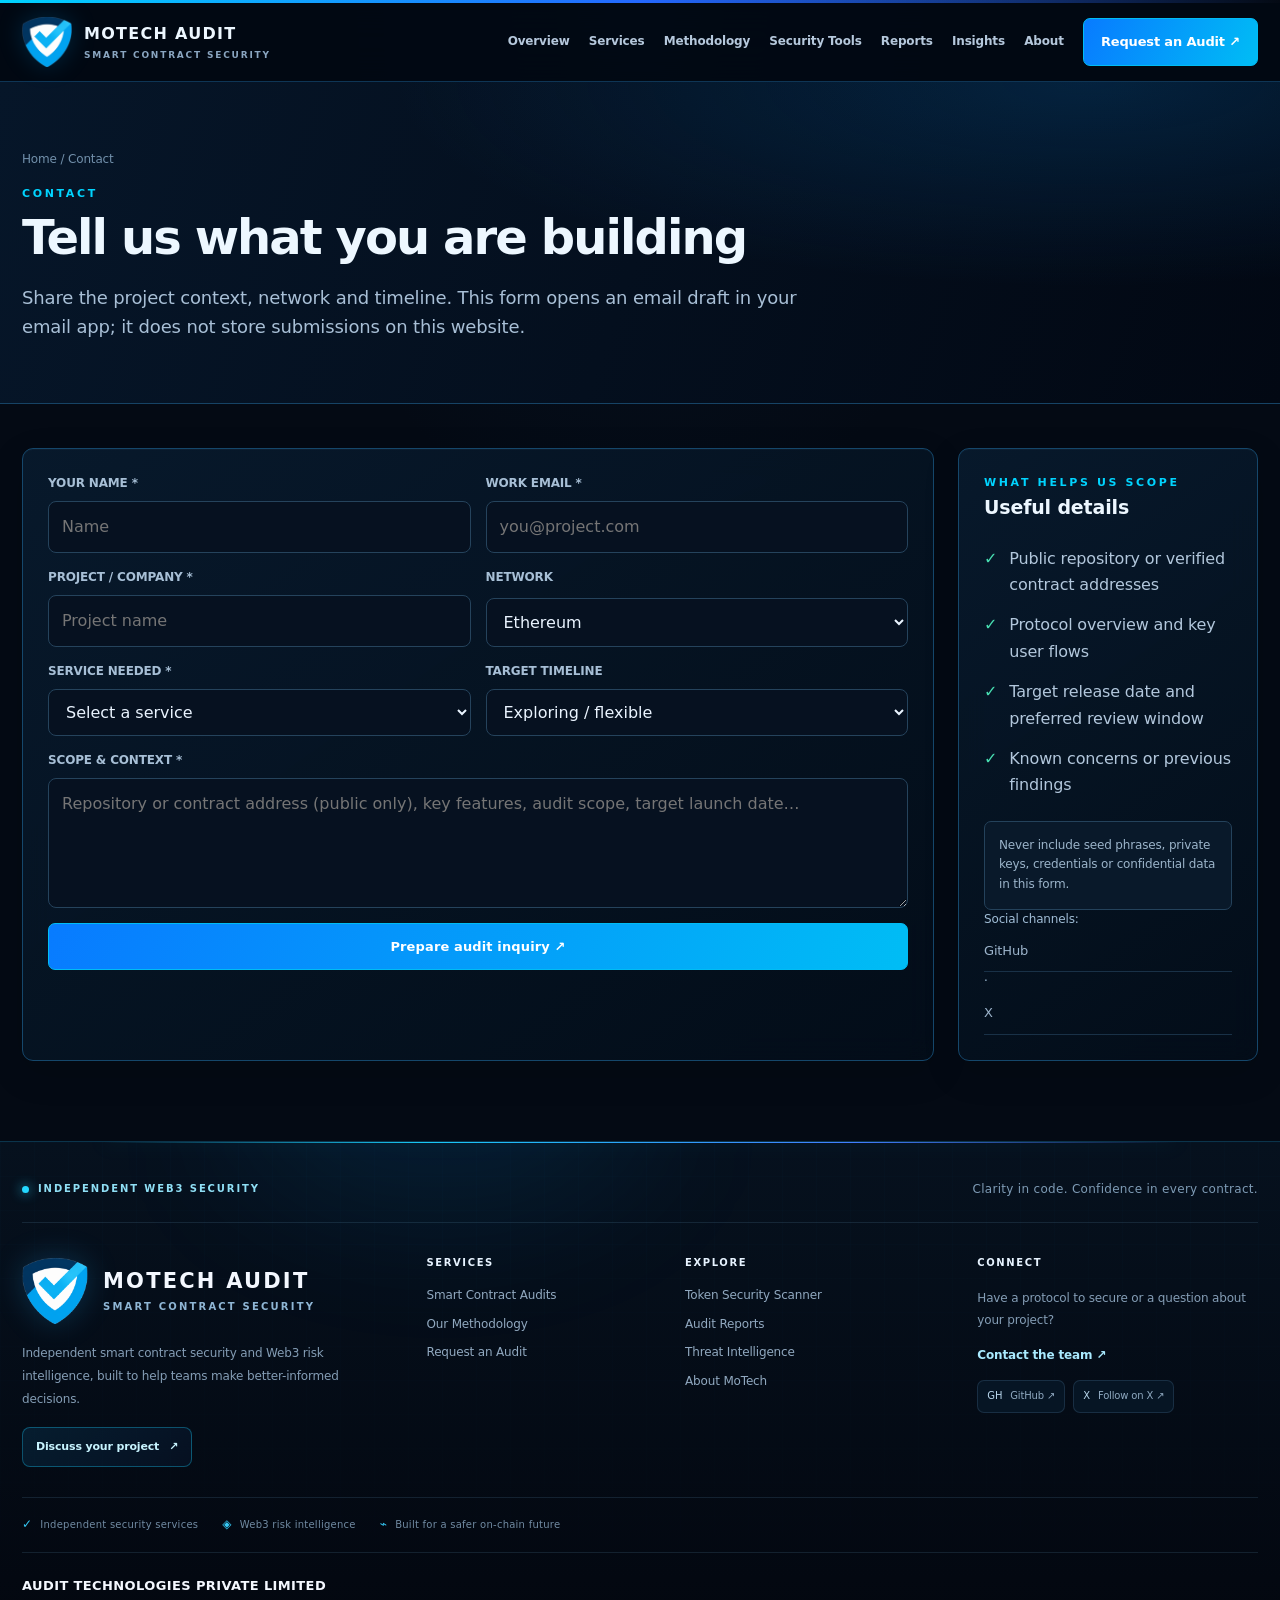
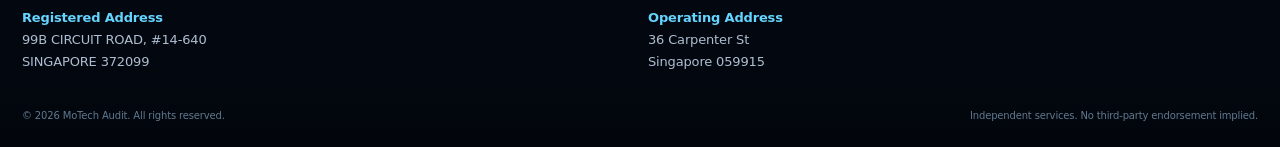
<file: contact.html>
<!doctype html><html lang="en"><head><meta charset="utf-8"><meta name="viewport" content="width=device-width, initial-scale=1"><meta name="theme-color" content="#050c18"><meta name="description" content="MoTech Audit smart contract security, token risk analysis and Web3 security intelligence."><title>Contact | MoTech Audit</title><link rel="stylesheet" href="assets/site.css"></head><body><div class="topline"></div><header><div class="wrap nav"><a class="brand" href="index.html"><img src="assets/logo.png" alt="MoTech Audit logo"><span>MOTECH AUDIT<small>SMART CONTRACT SECURITY</small></span></a><button class="mobile-menu-toggle" type="button" aria-label="Open navigation menu" aria-expanded="false" aria-controls="site-navigation"><span class="menu-icon" aria-hidden="true"><i></i><i></i><i></i></span><span class="menu-label">Menu</span></button><nav class="links" id="site-navigation"><a class="" href="index.html">Overview</a><a class="" href="services.html">Services</a><a class="" href="process.html">Methodology</a><a class="" href="scanner.html">Security Tools</a><a class="" href="reports.html">Reports</a><a class="" href="insights.html">Insights</a><a class="" href="about.html">About</a><a class="nav-cta" href="contact.html">Request an Audit ↗</a></nav></div></header><div class="page-intro"><div class="wrap"><div class="crumb"><a href="index.html">Home</a> / Contact</div><div class="eyebrow">Contact</div><h1>Tell us what you are building</h1><p class="lead">Share the project context, network and timeline. This form opens an email draft in your email app; it does not store submissions on this website.</p></div></div><main class="content"><div class="wrap two-col"><div class="card"><form id="contactForm"><div class="form-grid"><div class="field"><label for="name">YOUR NAME *</label><input id="name" required placeholder="Name"></div><div class="field"><label for="email">WORK EMAIL *</label><input id="email" type="email" required placeholder="you@project.com"></div><div class="field"><label for="project">PROJECT / COMPANY *</label><input id="project" required placeholder="Project name"></div><div class="field"><label for="network">NETWORK</label><select id="network"><option>Ethereum</option><option>BNB Smart Chain</option><option>Base</option><option>Arbitrum</option><option>Optimism</option><option>Solana</option><option>Other / multi-chain</option></select></div><div class="field"><label for="service">SERVICE NEEDED *</label><select id="service" required><option value="">Select a service</option><option>Smart Contract Audit</option><option>DeFi / Protocol Review</option><option>Token Risk Review</option><option>Remediation / Retesting</option><option>Incident Support</option><option>Security Advisory</option></select></div><div class="field"><label for="timeline">TARGET TIMELINE</label><select id="timeline"><option>Exploring / flexible</option><option>Within 2 weeks</option><option>Within 1 month</option><option>1–3 months</option><option>Urgent incident</option></select></div><div class="field full"><label for="details">SCOPE & CONTEXT *</label><textarea id="details" required placeholder="Repository or contract address (public only), key features, audit scope, target launch date…"></textarea></div><div class="field full"><button class="btn" type="submit">Prepare audit inquiry ↗</button><div id="formStatus" class="status"></div></div></div></form></div><aside class="sidebox card"><div class="eyebrow">What helps us scope</div><h3>Useful details</h3><div class="checklist"><div class="check"><b>✓</b><span>Public repository or verified contract addresses</span></div><div class="check"><b>✓</b><span>Protocol overview and key user flows</span></div><div class="check"><b>✓</b><span>Target release date and preferred review window</span></div><div class="check"><b>✓</b><span>Known concerns or previous findings</span></div></div><div class="notice">Never include seed phrases, private keys, credentials or confidential data in this form.</div><p style="font-size:12px;color:var(--muted)">Social channels: <a href="https://github.com/MotechAudit" target="_blank" rel="noreferrer">GitHub</a> · <a href="https://x.com/MoTechAudit" target="_blank" rel="noreferrer">X</a></p></aside></div></main><script>document.getElementById('contactForm').addEventListener('submit',e=>{e.preventDefault();const val=id=>document.getElementById(id).value.trim();const subject=encodeURIComponent('Audit inquiry — '+val('project'));const body=encodeURIComponent('Name: '+val('name')+'\nEmail: '+val('email')+'\nProject: '+val('project')+'\nNetwork: '+val('network')+'\nService: '+val('service')+'\nTimeline: '+val('timeline')+'\n\nScope and context:\n'+val('details'));document.getElementById('formStatus').textContent='Opening your email app with the inquiry prepared. Confirm the recipient address before sending.';window.location.href='mailto:contact@motechaudit.com?subject='+subject+'&body='+body;});</script><footer class="footer premium-footer">
  <div class="footer-glow" aria-hidden="true"></div>
  <div class="wrap">
    <div class="footer-topline">
      <span class="footer-kicker"><span class="footer-live-dot"></span> INDEPENDENT WEB3 SECURITY</span>
      <span class="footer-top-note">Clarity in code. Confidence in every contract.</span>
    </div>
    <div class="premium-footgrid">
      <div class="footer-brand-col">
        <a class="brand footer-brand" href="index.html" aria-label="MoTech Audit home">
          <img src="assets/logo.png" alt="MoTech Audit logo">
          <span>MOTECH AUDIT<small>SMART CONTRACT SECURITY</small></span>
        </a>
        <p>Independent smart contract security and Web3 risk intelligence, built to help teams make better-informed decisions.</p>
        <a class="footer-contact-link" href="contact.html">Discuss your project <span aria-hidden="true">↗</span></a>
      </div>
      <div class="footer-link-col">
        <h4>Services</h4>
        <a href="services.html">Smart Contract Audits</a>
        <a href="process.html">Our Methodology</a>
        <a href="contact.html">Request an Audit</a>
      </div>
      <div class="footer-link-col">
        <h4>Explore</h4>
        <a href="scanner.html">Token Security Scanner</a>
        <a href="reports.html">Audit Reports</a>
        <a href="insights.html">Threat Intelligence</a>
        <a href="about.html">About MoTech</a>
      </div>
      <div class="footer-link-col footer-connect-col">
        <h4>Connect</h4>
        <p>Have a protocol to secure or a question about your project?</p>
        <a href="contact.html">Contact the team <span aria-hidden="true">↗</span></a>
        <div class="footer-socials">
          <a href="https://github.com/MotechAudit" target="_blank" rel="noreferrer" aria-label="GitHub">GH <span>GitHub ↗</span></a>
          <a href="https://x.com/MoTechAudit" target="_blank" rel="noreferrer" aria-label="X / Twitter">X <span>Follow on X ↗</span></a>
        </div>
      </div>
    </div>
    <div class="footer-trust-row">
      <span><i aria-hidden="true">✓</i> Independent security services</span>
      <span><i aria-hidden="true">◈</i> Web3 risk intelligence</span>
      <span><i aria-hidden="true">⌁</i> Built for a safer on-chain future</span>
    </div>
    <div class="footer-company-details" style="margin:22px 0 16px;color:#aebdd1;font-size:13px;line-height:1.7;">
      <div style="color:#f4f8ff;font-weight:700;letter-spacing:.03em;margin-bottom:10px;">AUDIT TECHNOLOGIES PRIVATE LIMITED</div>
      <div style="display:grid;grid-template-columns:repeat(auto-fit,minmax(210px,1fr));gap:16px;">
        <div><strong style="color:#65d5ff;">Registered Address</strong><div>99B CIRCUIT ROAD, #14-640<br>SINGAPORE 372099</div></div>
        <div><strong style="color:#65d5ff;">Operating Address</strong><div>36 Carpenter St<br>Singapore 059915</div></div>
      </div>
    </div>
    <div class="copyright premium-copyright">
      <span>© 2026 MoTech Audit. All rights reserved.</span>
      <span>Independent services. No third-party endorsement implied.</span>
    </div>
  </div>
</footer><script>
// Progressive scroll reveals; content remains visible if scripting is unavailable.
(()=>{document.documentElement.classList.add('reveal-ready');const targets='section,.card,.workspace-card,.panel,.scan-home,.ticker-shell,.page-intro,.result,.stat,.feature-img,.form-grid';document.querySelectorAll(targets).forEach((el,i)=>{if(el.closest('footer'))return;el.classList.add('reveal');});if(!('IntersectionObserver'in window)){document.querySelectorAll('.reveal').forEach(el=>el.classList.add('is-visible'));return;}const observer=new IntersectionObserver(entries=>entries.forEach(entry=>{if(entry.isIntersecting){entry.target.classList.add('is-visible');observer.unobserve(entry.target)}}),{threshold:.08,rootMargin:'0px 0px -35px 0px'});document.querySelectorAll('.reveal').forEach(el=>observer.observe(el));})();
</script>

<script>
/* Mobile navigation accessibility */
(function(){
  var toggle=document.querySelector('.mobile-menu-toggle');
  var menu=document.querySelector('#site-navigation');
  if(!toggle||!menu)return;
  function closeMenu(){menu.classList.remove('is-open');toggle.setAttribute('aria-expanded','false');toggle.setAttribute('aria-label','Open navigation menu');}
  toggle.addEventListener('click',function(){
    var open=!menu.classList.contains('is-open');
    menu.classList.toggle('is-open',open);
    toggle.setAttribute('aria-expanded',String(open));
    toggle.setAttribute('aria-label',open?'Close navigation menu':'Open navigation menu');
  });
  menu.querySelectorAll('a').forEach(function(link){link.addEventListener('click',closeMenu);});
  document.addEventListener('keydown',function(e){if(e.key==='Escape')closeMenu();});
  window.addEventListener('resize',function(){if(window.innerWidth>1000)closeMenu();});
})();
</script>
</body></html>
</file>
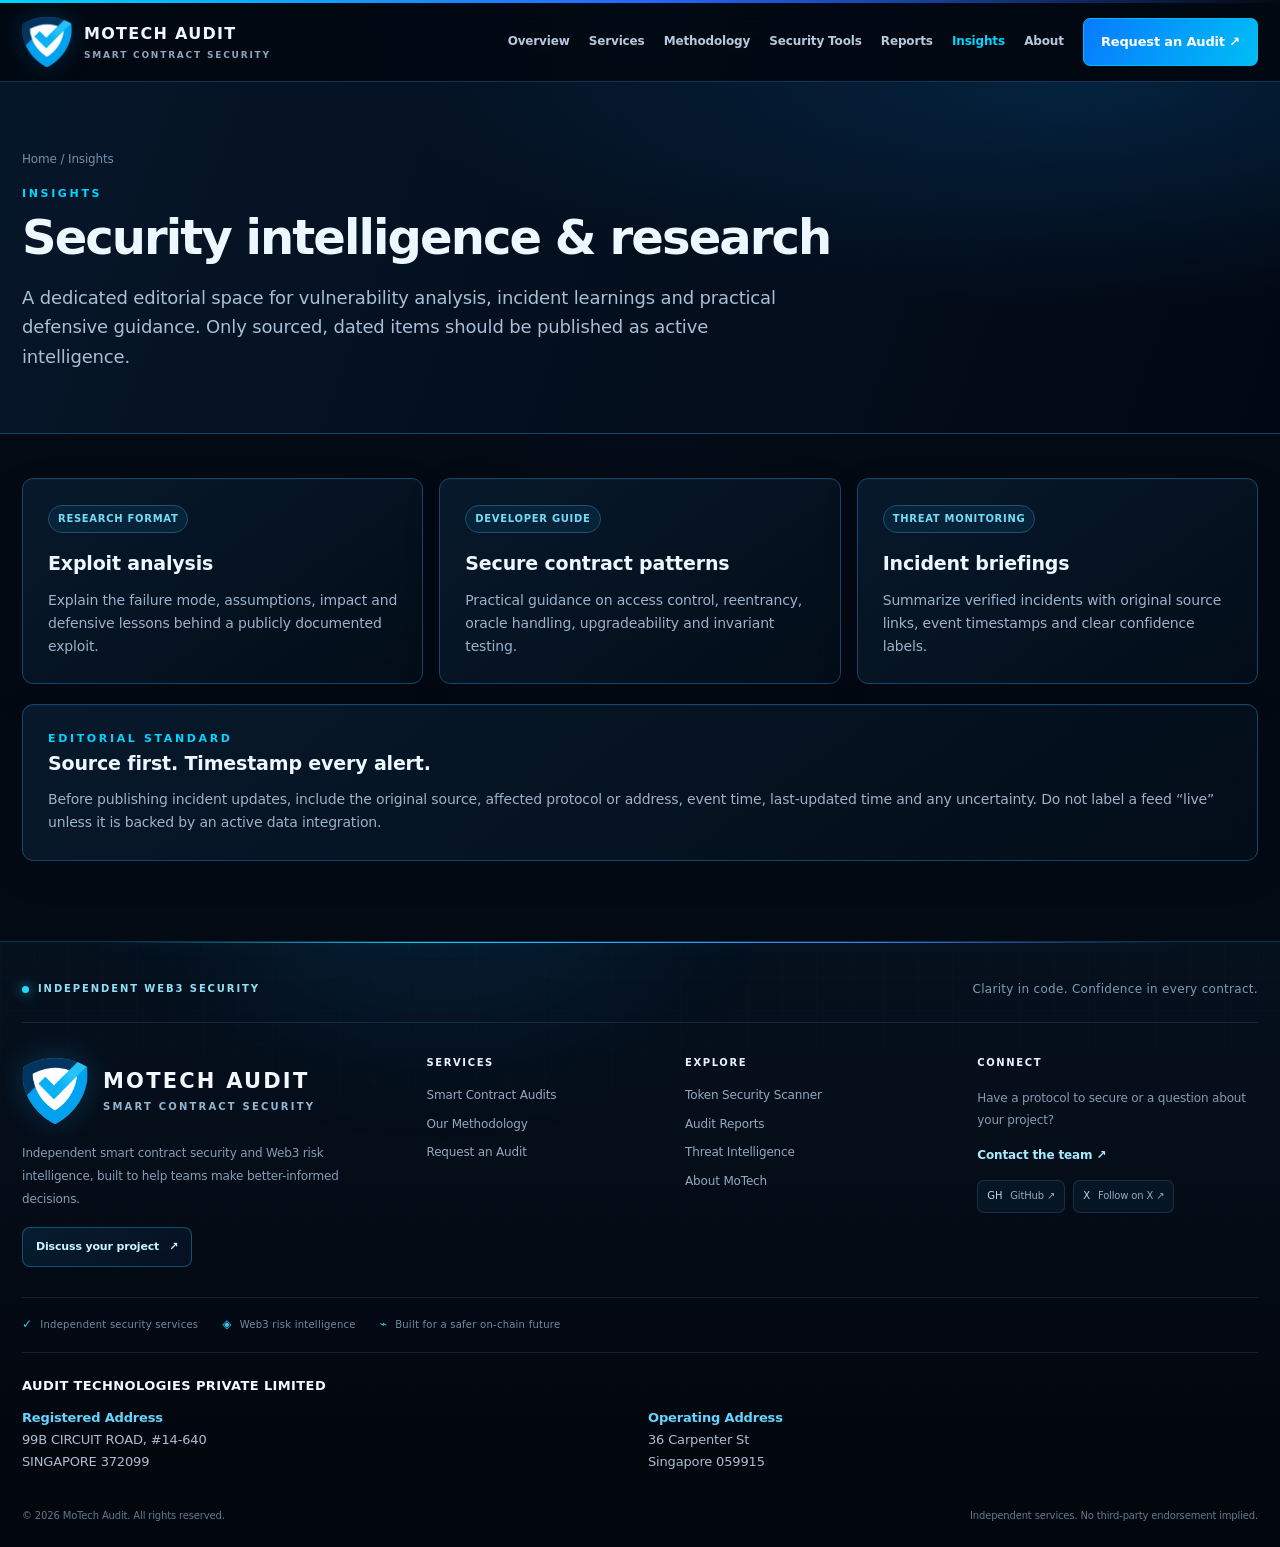
<file: insights.html>
<!doctype html><html lang="en"><head><meta charset="utf-8"><meta name="viewport" content="width=device-width, initial-scale=1"><meta name="theme-color" content="#050c18"><meta name="description" content="MoTech Audit smart contract security, token risk analysis and Web3 security intelligence."><title>Insights | MoTech Audit</title><link rel="stylesheet" href="assets/site.css"></head><body><div class="topline"></div><header><div class="wrap nav"><a class="brand" href="index.html"><img src="assets/logo.png" alt="MoTech Audit logo"><span>MOTECH AUDIT<small>SMART CONTRACT SECURITY</small></span></a><button class="mobile-menu-toggle" type="button" aria-label="Open navigation menu" aria-expanded="false" aria-controls="site-navigation"><span class="menu-icon" aria-hidden="true"><i></i><i></i><i></i></span><span class="menu-label">Menu</span></button><nav class="links" id="site-navigation"><a class="" href="index.html">Overview</a><a class="" href="services.html">Services</a><a class="" href="process.html">Methodology</a><a class="" href="scanner.html">Security Tools</a><a class="" href="reports.html">Reports</a><a class="active" href="insights.html">Insights</a><a class="" href="about.html">About</a><a class="nav-cta" href="contact.html">Request an Audit ↗</a></nav></div></header><div class="page-intro"><div class="wrap"><div class="crumb"><a href="index.html">Home</a> / Insights</div><div class="eyebrow">Insights</div><h1>Security intelligence & research</h1><p class="lead">A dedicated editorial space for vulnerability analysis, incident learnings and practical defensive guidance. Only sourced, dated items should be published as active intelligence.</p></div></div><main class="content"><div class="wrap"><div class="grid three"><article class="card"><span class="pill">RESEARCH FORMAT</span><h3 style="margin-top:15px">Exploit analysis</h3><p>Explain the failure mode, assumptions, impact and defensive lessons behind a publicly documented exploit.</p></article><article class="card"><span class="pill">DEVELOPER GUIDE</span><h3 style="margin-top:15px">Secure contract patterns</h3><p>Practical guidance on access control, reentrancy, oracle handling, upgradeability and invariant testing.</p></article><article class="card"><span class="pill">THREAT MONITORING</span><h3 style="margin-top:15px">Incident briefings</h3><p>Summarize verified incidents with original source links, event timestamps and clear confidence labels.</p></article></div><div class="card" style="margin-top:20px"><div class="eyebrow">Editorial standard</div><h3>Source first. Timestamp every alert.</h3><p>Before publishing incident updates, include the original source, affected protocol or address, event time, last-updated time and any uncertainty. Do not label a feed “live” unless it is backed by an active data integration.</p></div></div></main><footer class="footer premium-footer">
  <div class="footer-glow" aria-hidden="true"></div>
  <div class="wrap">
    <div class="footer-topline">
      <span class="footer-kicker"><span class="footer-live-dot"></span> INDEPENDENT WEB3 SECURITY</span>
      <span class="footer-top-note">Clarity in code. Confidence in every contract.</span>
    </div>
    <div class="premium-footgrid">
      <div class="footer-brand-col">
        <a class="brand footer-brand" href="index.html" aria-label="MoTech Audit home">
          <img src="assets/logo.png" alt="MoTech Audit logo">
          <span>MOTECH AUDIT<small>SMART CONTRACT SECURITY</small></span>
        </a>
        <p>Independent smart contract security and Web3 risk intelligence, built to help teams make better-informed decisions.</p>
        <a class="footer-contact-link" href="contact.html">Discuss your project <span aria-hidden="true">↗</span></a>
      </div>
      <div class="footer-link-col">
        <h4>Services</h4>
        <a href="services.html">Smart Contract Audits</a>
        <a href="process.html">Our Methodology</a>
        <a href="contact.html">Request an Audit</a>
      </div>
      <div class="footer-link-col">
        <h4>Explore</h4>
        <a href="scanner.html">Token Security Scanner</a>
        <a href="reports.html">Audit Reports</a>
        <a href="insights.html">Threat Intelligence</a>
        <a href="about.html">About MoTech</a>
      </div>
      <div class="footer-link-col footer-connect-col">
        <h4>Connect</h4>
        <p>Have a protocol to secure or a question about your project?</p>
        <a href="contact.html">Contact the team <span aria-hidden="true">↗</span></a>
        <div class="footer-socials">
          <a href="https://github.com/MotechAudit" target="_blank" rel="noreferrer" aria-label="GitHub">GH <span>GitHub ↗</span></a>
          <a href="https://x.com/MoTechAudit" target="_blank" rel="noreferrer" aria-label="X / Twitter">X <span>Follow on X ↗</span></a>
        </div>
      </div>
    </div>
    <div class="footer-trust-row">
      <span><i aria-hidden="true">✓</i> Independent security services</span>
      <span><i aria-hidden="true">◈</i> Web3 risk intelligence</span>
      <span><i aria-hidden="true">⌁</i> Built for a safer on-chain future</span>
    </div>
    <div class="footer-company-details" style="margin:22px 0 16px;color:#aebdd1;font-size:13px;line-height:1.7;">
      <div style="color:#f4f8ff;font-weight:700;letter-spacing:.03em;margin-bottom:10px;">AUDIT TECHNOLOGIES PRIVATE LIMITED</div>
      <div style="display:grid;grid-template-columns:repeat(auto-fit,minmax(210px,1fr));gap:16px;">
        <div><strong style="color:#65d5ff;">Registered Address</strong><div>99B CIRCUIT ROAD, #14-640<br>SINGAPORE 372099</div></div>
        <div><strong style="color:#65d5ff;">Operating Address</strong><div>36 Carpenter St<br>Singapore 059915</div></div>
      </div>
    </div>
    <div class="copyright premium-copyright">
      <span>© 2026 MoTech Audit. All rights reserved.</span>
      <span>Independent services. No third-party endorsement implied.</span>
    </div>
  </div>
</footer><script>
// Progressive scroll reveals; content remains visible if scripting is unavailable.
(()=>{document.documentElement.classList.add('reveal-ready');const targets='section,.card,.workspace-card,.panel,.scan-home,.ticker-shell,.page-intro,.result,.stat,.feature-img,.form-grid';document.querySelectorAll(targets).forEach((el,i)=>{if(el.closest('footer'))return;el.classList.add('reveal');});if(!('IntersectionObserver'in window)){document.querySelectorAll('.reveal').forEach(el=>el.classList.add('is-visible'));return;}const observer=new IntersectionObserver(entries=>entries.forEach(entry=>{if(entry.isIntersecting){entry.target.classList.add('is-visible');observer.unobserve(entry.target)}}),{threshold:.08,rootMargin:'0px 0px -35px 0px'});document.querySelectorAll('.reveal').forEach(el=>observer.observe(el));})();
</script>

<script>
/* Mobile navigation accessibility */
(function(){
  var toggle=document.querySelector('.mobile-menu-toggle');
  var menu=document.querySelector('#site-navigation');
  if(!toggle||!menu)return;
  function closeMenu(){menu.classList.remove('is-open');toggle.setAttribute('aria-expanded','false');toggle.setAttribute('aria-label','Open navigation menu');}
  toggle.addEventListener('click',function(){
    var open=!menu.classList.contains('is-open');
    menu.classList.toggle('is-open',open);
    toggle.setAttribute('aria-expanded',String(open));
    toggle.setAttribute('aria-label',open?'Close navigation menu':'Open navigation menu');
  });
  menu.querySelectorAll('a').forEach(function(link){link.addEventListener('click',closeMenu);});
  document.addEventListener('keydown',function(e){if(e.key==='Escape')closeMenu();});
  window.addEventListener('resize',function(){if(window.innerWidth>1000)closeMenu();});
})();
</script>
</body></html>
</file>
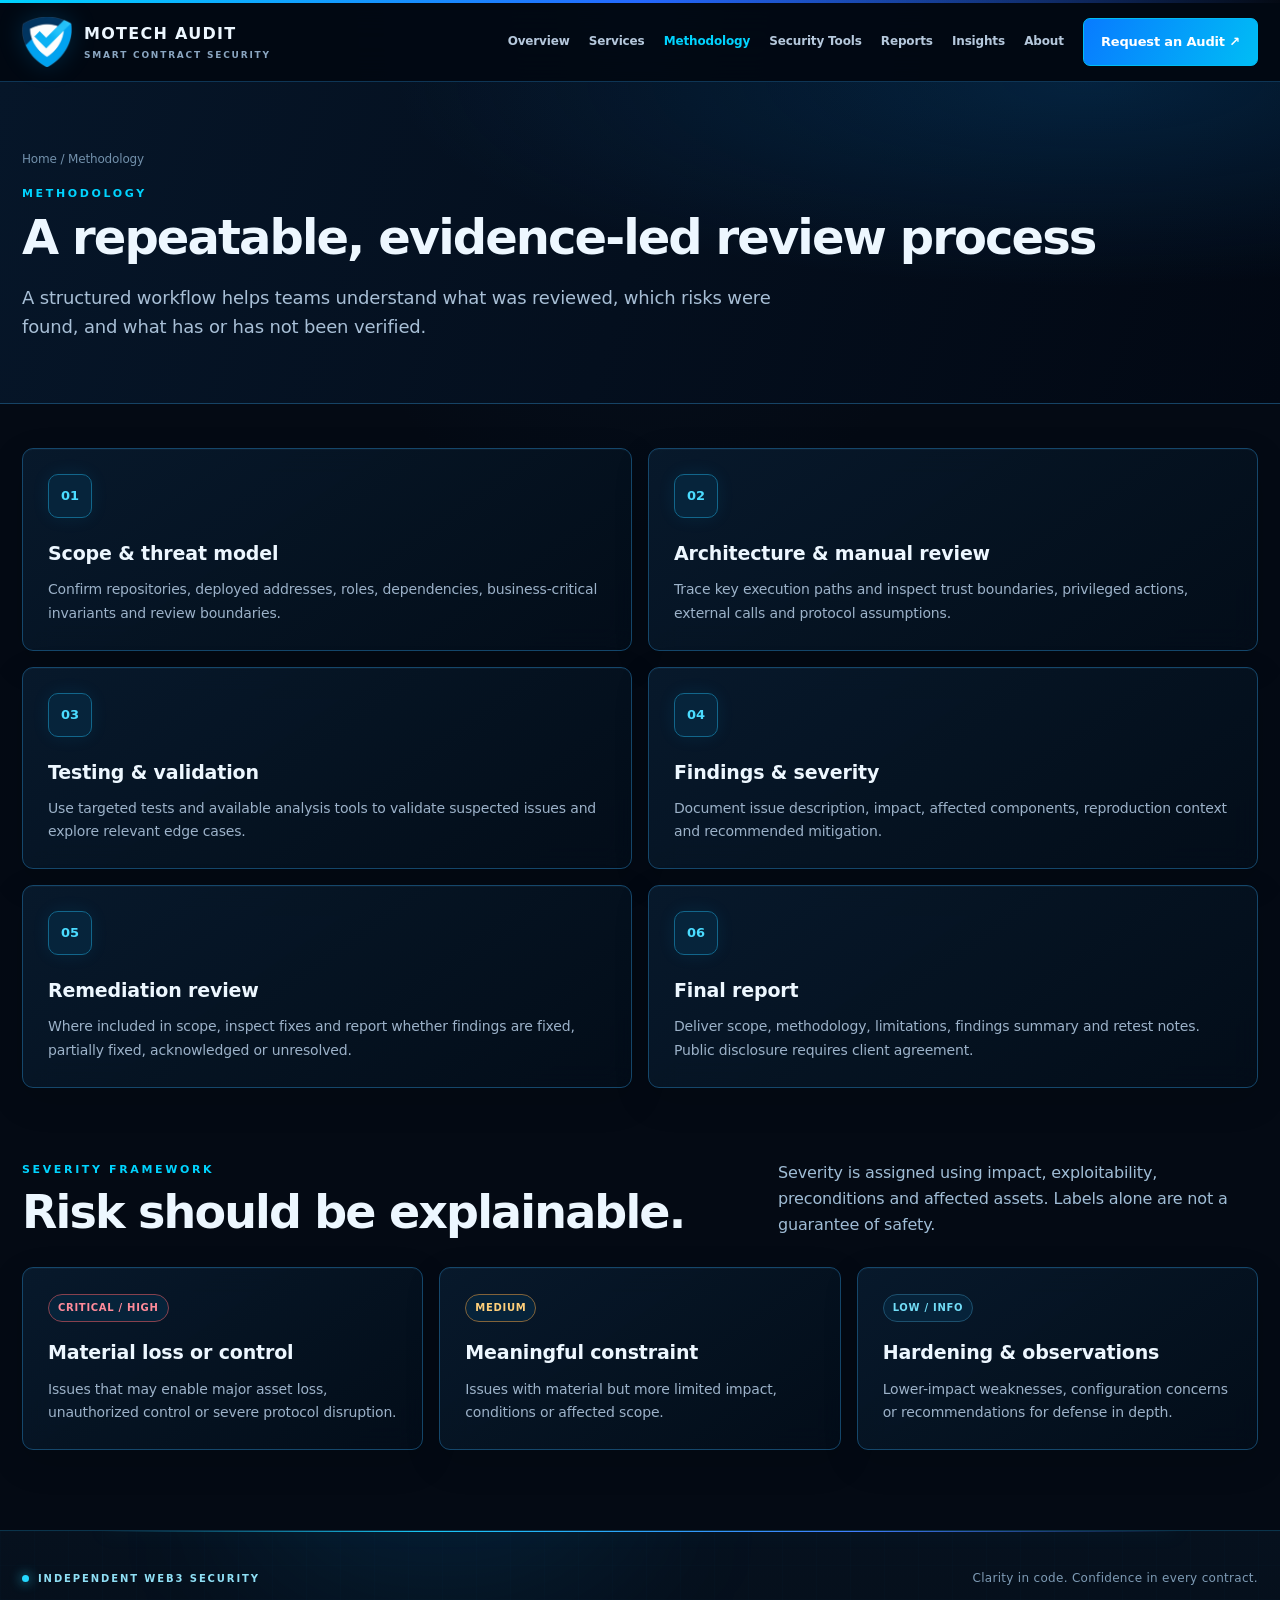
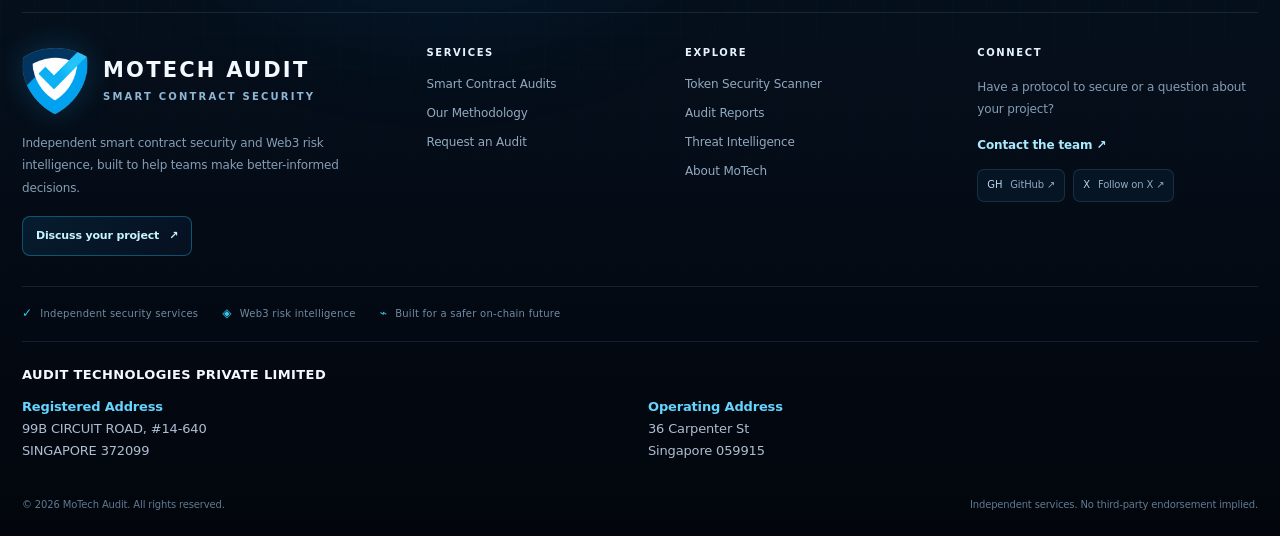
<file: process.html>
<!doctype html><html lang="en"><head><meta charset="utf-8"><meta name="viewport" content="width=device-width, initial-scale=1"><meta name="theme-color" content="#050c18"><meta name="description" content="MoTech Audit smart contract security, token risk analysis and Web3 security intelligence."><title>Methodology | MoTech Audit</title><link rel="stylesheet" href="assets/site.css"></head><body><div class="topline"></div><header><div class="wrap nav"><a class="brand" href="index.html"><img src="assets/logo.png" alt="MoTech Audit logo"><span>MOTECH AUDIT<small>SMART CONTRACT SECURITY</small></span></a><button class="mobile-menu-toggle" type="button" aria-label="Open navigation menu" aria-expanded="false" aria-controls="site-navigation"><span class="menu-icon" aria-hidden="true"><i></i><i></i><i></i></span><span class="menu-label">Menu</span></button><nav class="links" id="site-navigation"><a class="" href="index.html">Overview</a><a class="" href="services.html">Services</a><a class="active" href="process.html">Methodology</a><a class="" href="scanner.html">Security Tools</a><a class="" href="reports.html">Reports</a><a class="" href="insights.html">Insights</a><a class="" href="about.html">About</a><a class="nav-cta" href="contact.html">Request an Audit ↗</a></nav></div></header><div class="page-intro"><div class="wrap"><div class="crumb"><a href="index.html">Home</a> / Methodology</div><div class="eyebrow">Methodology</div><h1>A repeatable, evidence-led review process</h1><p class="lead">A structured workflow helps teams understand what was reviewed, which risks were found, and what has or has not been verified.</p></div></div><main class="content"><div class="wrap"><div class="grid two"><div class="card"><div class="iconbox">01</div><h3>Scope & threat model</h3><p>Confirm repositories, deployed addresses, roles, dependencies, business-critical invariants and review boundaries.</p></div><div class="card"><div class="iconbox">02</div><h3>Architecture & manual review</h3><p>Trace key execution paths and inspect trust boundaries, privileged actions, external calls and protocol assumptions.</p></div><div class="card"><div class="iconbox">03</div><h3>Testing & validation</h3><p>Use targeted tests and available analysis tools to validate suspected issues and explore relevant edge cases.</p></div><div class="card"><div class="iconbox">04</div><h3>Findings & severity</h3><p>Document issue description, impact, affected components, reproduction context and recommended mitigation.</p></div><div class="card"><div class="iconbox">05</div><h3>Remediation review</h3><p>Where included in scope, inspect fixes and report whether findings are fixed, partially fixed, acknowledged or unresolved.</p></div><div class="card"><div class="iconbox">06</div><h3>Final report</h3><p>Deliver scope, methodology, limitations, findings summary and retest notes. Public disclosure requires client agreement.</p></div></div><section style="padding-bottom:0"><div class="section-head"><div><div class="eyebrow">Severity framework</div><h2>Risk should be explainable.</h2></div><p>Severity is assigned using impact, exploitability, preconditions and affected assets. Labels alone are not a guarantee of safety.</p></div><div class="grid three"><div class="card"><span class="pill" style="color:#ff8b9a;border-color:#87414e">CRITICAL / HIGH</span><h3 style="margin-top:15px">Material loss or control</h3><p>Issues that may enable major asset loss, unauthorized control or severe protocol disruption.</p></div><div class="card"><span class="pill" style="color:#ffd07a;border-color:#82633a">MEDIUM</span><h3 style="margin-top:15px">Meaningful constraint</h3><p>Issues with material but more limited impact, conditions or affected scope.</p></div><div class="card"><span class="pill">LOW / INFO</span><h3 style="margin-top:15px">Hardening & observations</h3><p>Lower-impact weaknesses, configuration concerns or recommendations for defense in depth.</p></div></div></section></div></main><footer class="footer premium-footer">
  <div class="footer-glow" aria-hidden="true"></div>
  <div class="wrap">
    <div class="footer-topline">
      <span class="footer-kicker"><span class="footer-live-dot"></span> INDEPENDENT WEB3 SECURITY</span>
      <span class="footer-top-note">Clarity in code. Confidence in every contract.</span>
    </div>
    <div class="premium-footgrid">
      <div class="footer-brand-col">
        <a class="brand footer-brand" href="index.html" aria-label="MoTech Audit home">
          <img src="assets/logo.png" alt="MoTech Audit logo">
          <span>MOTECH AUDIT<small>SMART CONTRACT SECURITY</small></span>
        </a>
        <p>Independent smart contract security and Web3 risk intelligence, built to help teams make better-informed decisions.</p>
        <a class="footer-contact-link" href="contact.html">Discuss your project <span aria-hidden="true">↗</span></a>
      </div>
      <div class="footer-link-col">
        <h4>Services</h4>
        <a href="services.html">Smart Contract Audits</a>
        <a href="process.html">Our Methodology</a>
        <a href="contact.html">Request an Audit</a>
      </div>
      <div class="footer-link-col">
        <h4>Explore</h4>
        <a href="scanner.html">Token Security Scanner</a>
        <a href="reports.html">Audit Reports</a>
        <a href="insights.html">Threat Intelligence</a>
        <a href="about.html">About MoTech</a>
      </div>
      <div class="footer-link-col footer-connect-col">
        <h4>Connect</h4>
        <p>Have a protocol to secure or a question about your project?</p>
        <a href="contact.html">Contact the team <span aria-hidden="true">↗</span></a>
        <div class="footer-socials">
          <a href="https://github.com/MotechAudit" target="_blank" rel="noreferrer" aria-label="GitHub">GH <span>GitHub ↗</span></a>
          <a href="https://x.com/MoTechAudit" target="_blank" rel="noreferrer" aria-label="X / Twitter">X <span>Follow on X ↗</span></a>
        </div>
      </div>
    </div>
    <div class="footer-trust-row">
      <span><i aria-hidden="true">✓</i> Independent security services</span>
      <span><i aria-hidden="true">◈</i> Web3 risk intelligence</span>
      <span><i aria-hidden="true">⌁</i> Built for a safer on-chain future</span>
    </div>
    <div class="footer-company-details" style="margin:22px 0 16px;color:#aebdd1;font-size:13px;line-height:1.7;">
      <div style="color:#f4f8ff;font-weight:700;letter-spacing:.03em;margin-bottom:10px;">AUDIT TECHNOLOGIES PRIVATE LIMITED</div>
      <div style="display:grid;grid-template-columns:repeat(auto-fit,minmax(210px,1fr));gap:16px;">
        <div><strong style="color:#65d5ff;">Registered Address</strong><div>99B CIRCUIT ROAD, #14-640<br>SINGAPORE 372099</div></div>
        <div><strong style="color:#65d5ff;">Operating Address</strong><div>36 Carpenter St<br>Singapore 059915</div></div>
      </div>
    </div>
    <div class="copyright premium-copyright">
      <span>© 2026 MoTech Audit. All rights reserved.</span>
      <span>Independent services. No third-party endorsement implied.</span>
    </div>
  </div>
</footer><script>
// Progressive scroll reveals; content remains visible if scripting is unavailable.
(()=>{document.documentElement.classList.add('reveal-ready');const targets='section,.card,.workspace-card,.panel,.scan-home,.ticker-shell,.page-intro,.result,.stat,.feature-img,.form-grid';document.querySelectorAll(targets).forEach((el,i)=>{if(el.closest('footer'))return;el.classList.add('reveal');});if(!('IntersectionObserver'in window)){document.querySelectorAll('.reveal').forEach(el=>el.classList.add('is-visible'));return;}const observer=new IntersectionObserver(entries=>entries.forEach(entry=>{if(entry.isIntersecting){entry.target.classList.add('is-visible');observer.unobserve(entry.target)}}),{threshold:.08,rootMargin:'0px 0px -35px 0px'});document.querySelectorAll('.reveal').forEach(el=>observer.observe(el));})();
</script>

<script>
/* Mobile navigation accessibility */
(function(){
  var toggle=document.querySelector('.mobile-menu-toggle');
  var menu=document.querySelector('#site-navigation');
  if(!toggle||!menu)return;
  function closeMenu(){menu.classList.remove('is-open');toggle.setAttribute('aria-expanded','false');toggle.setAttribute('aria-label','Open navigation menu');}
  toggle.addEventListener('click',function(){
    var open=!menu.classList.contains('is-open');
    menu.classList.toggle('is-open',open);
    toggle.setAttribute('aria-expanded',String(open));
    toggle.setAttribute('aria-label',open?'Close navigation menu':'Open navigation menu');
  });
  menu.querySelectorAll('a').forEach(function(link){link.addEventListener('click',closeMenu);});
  document.addEventListener('keydown',function(e){if(e.key==='Escape')closeMenu();});
  window.addEventListener('resize',function(){if(window.innerWidth>1000)closeMenu();});
})();
</script>
</body></html>
</file>
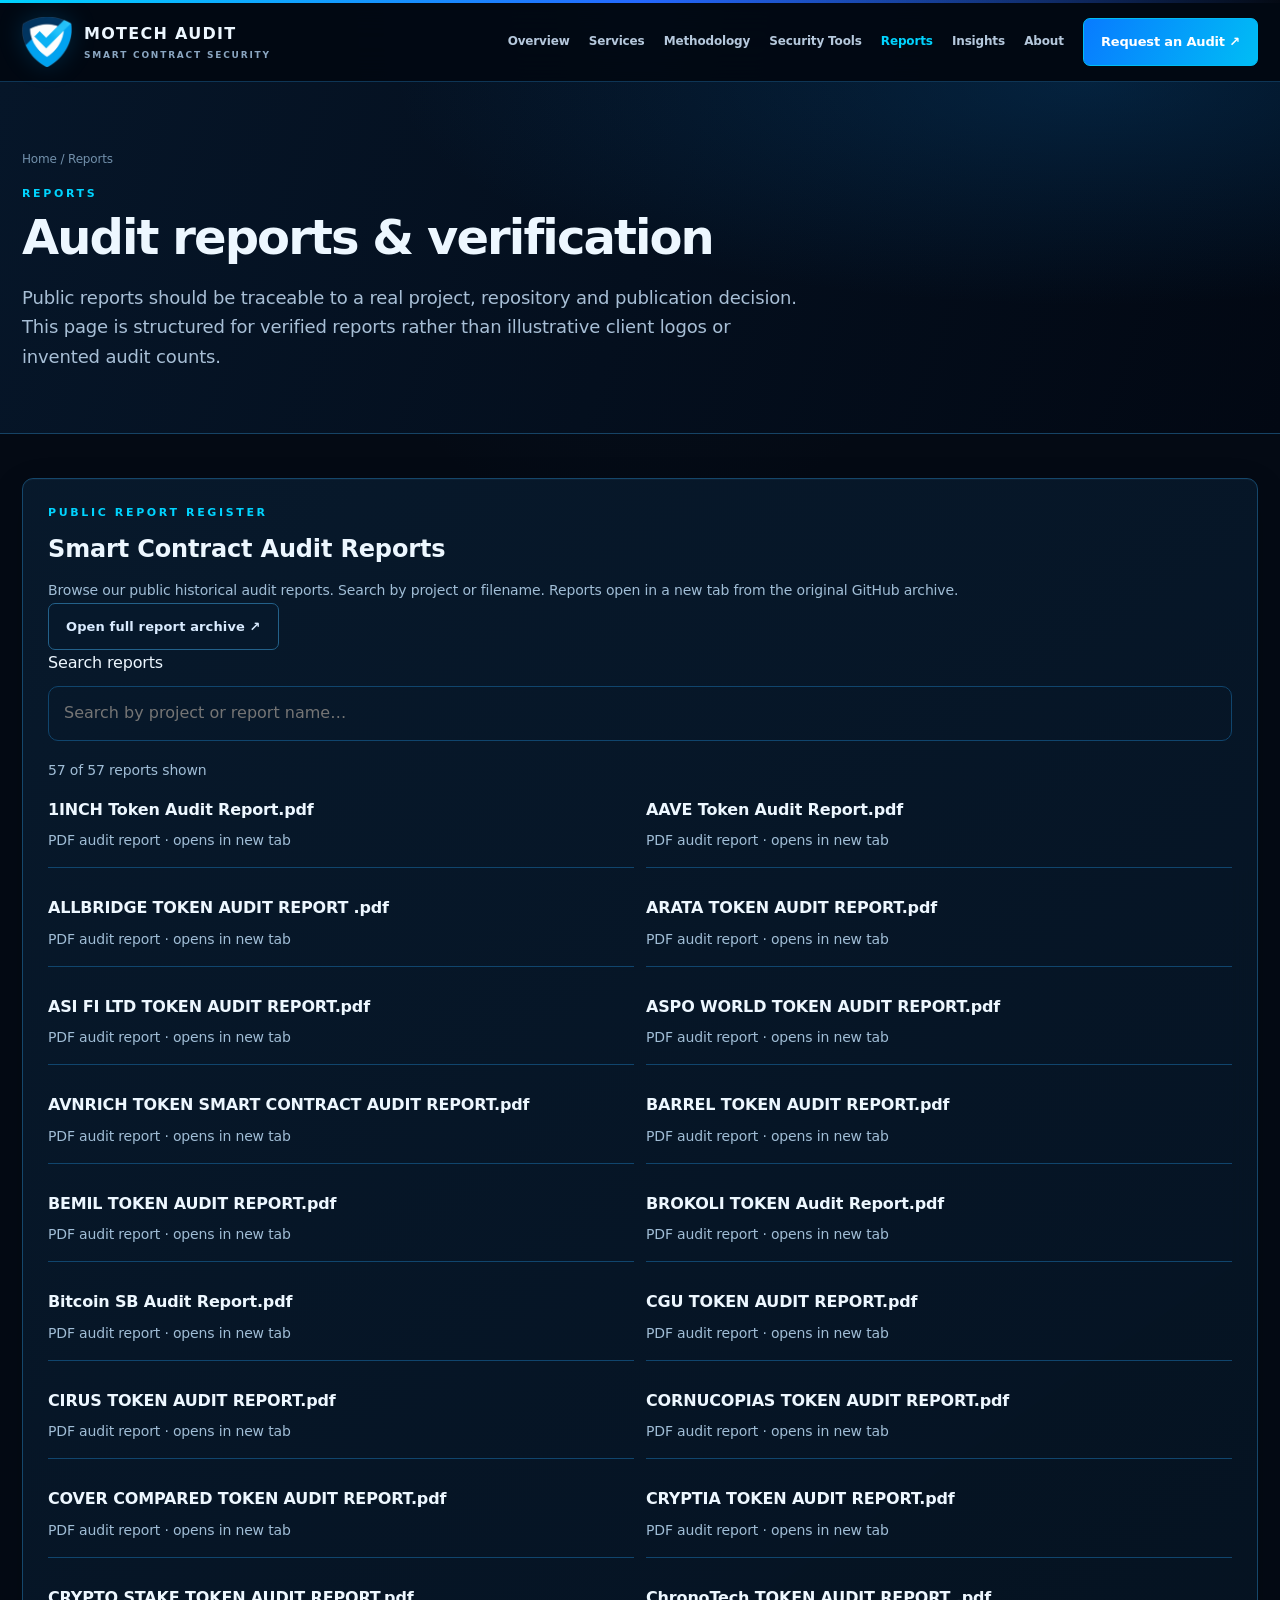
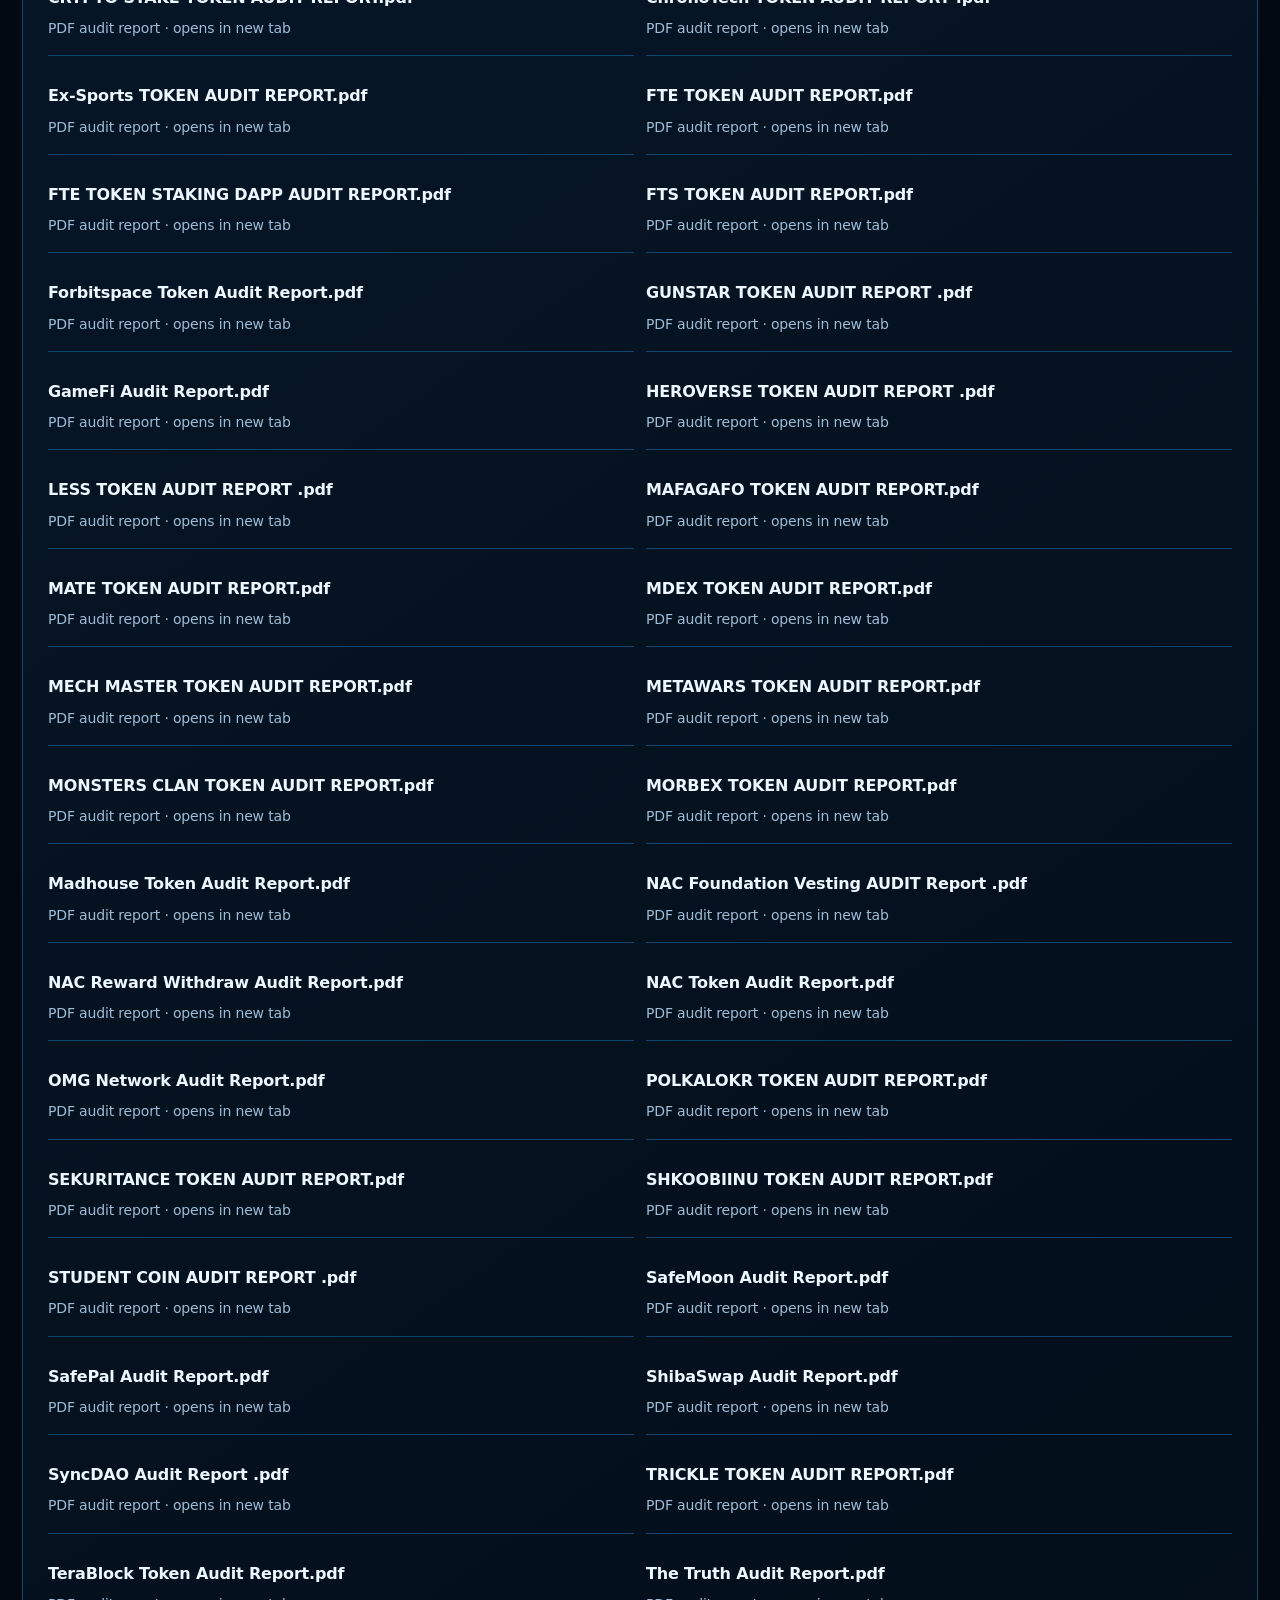
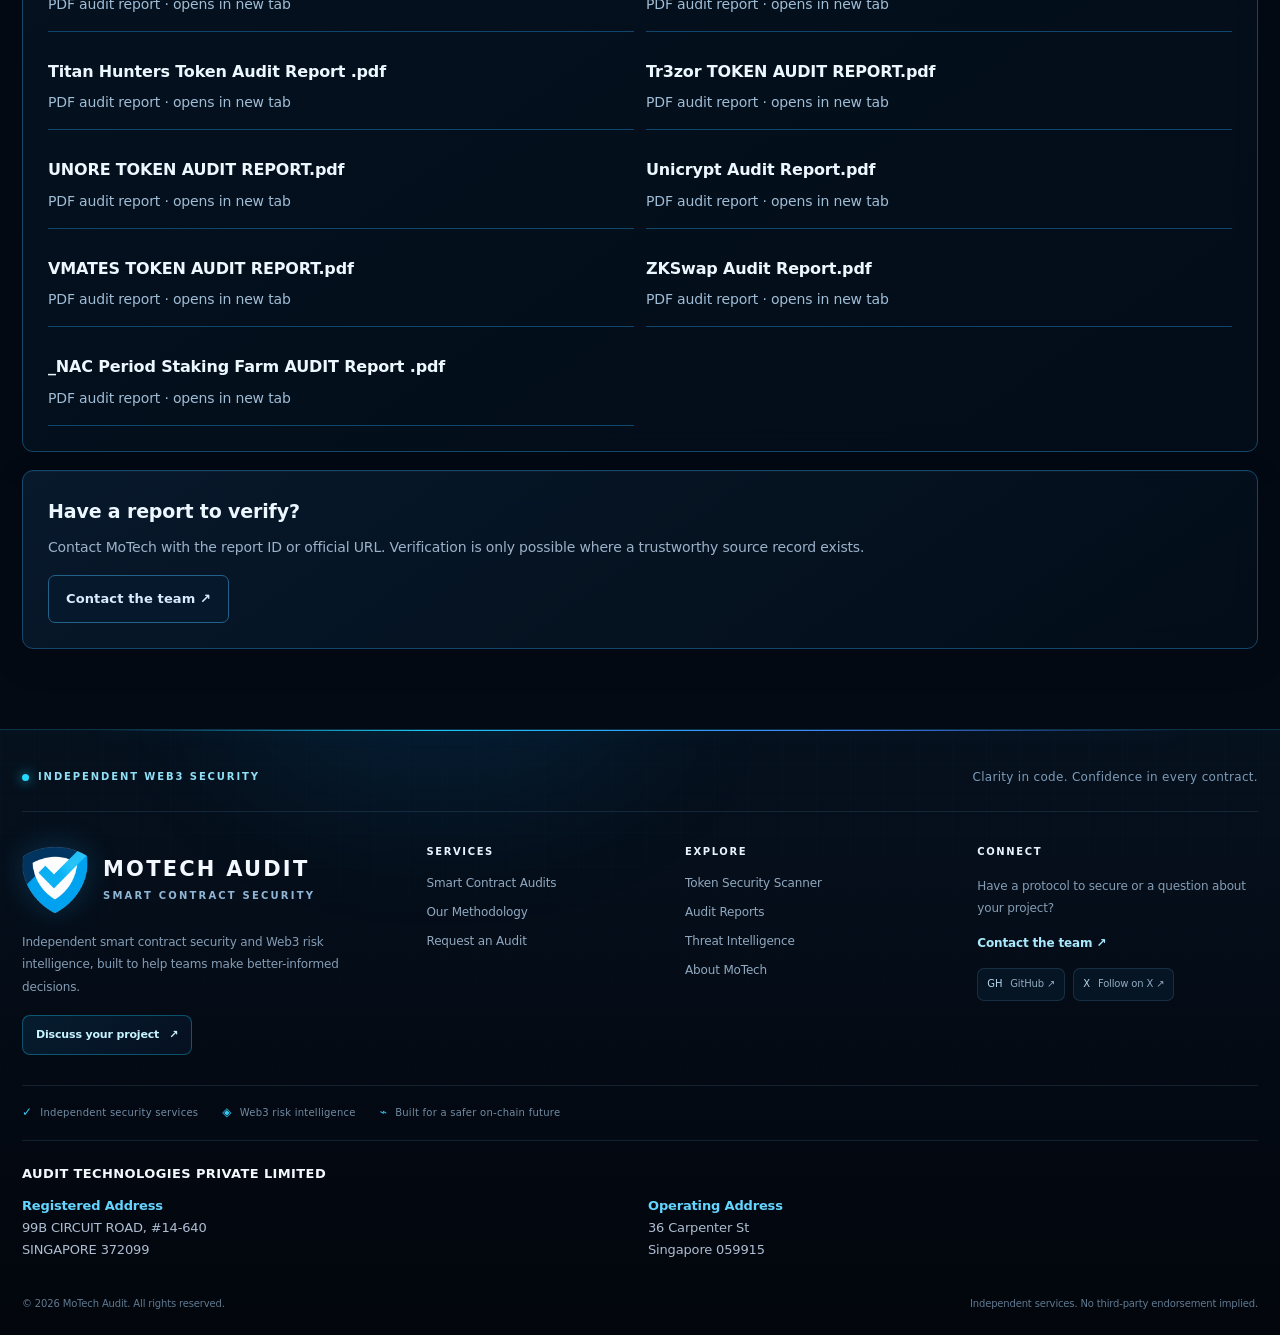
<file: reports.html>
<!doctype html><html lang="en"><head><meta charset="utf-8"><meta name="viewport" content="width=device-width, initial-scale=1"><meta name="theme-color" content="#050c18"><meta name="description" content="MoTech Audit smart contract security, token risk analysis and Web3 security intelligence."><title>Reports | MoTech Audit</title><link rel="stylesheet" href="assets/site.css"></head><body><div class="topline"></div><header><div class="wrap nav"><a class="brand" href="index.html"><img src="assets/logo.png" alt="MoTech Audit logo"><span>MOTECH AUDIT<small>SMART CONTRACT SECURITY</small></span></a><button class="mobile-menu-toggle" type="button" aria-label="Open navigation menu" aria-expanded="false" aria-controls="site-navigation"><span class="menu-icon" aria-hidden="true"><i></i><i></i><i></i></span><span class="menu-label">Menu</span></button><nav class="links" id="site-navigation"><a class="" href="index.html">Overview</a><a class="" href="services.html">Services</a><a class="" href="process.html">Methodology</a><a class="" href="scanner.html">Security Tools</a><a class="active" href="reports.html">Reports</a><a class="" href="insights.html">Insights</a><a class="" href="about.html">About</a><a class="nav-cta" href="contact.html">Request an Audit ↗</a></nav></div></header><div class="page-intro"><div class="wrap"><div class="crumb"><a href="index.html">Home</a> / Reports</div><div class="eyebrow">Reports</div><h1>Audit reports & verification</h1><p class="lead">Public reports should be traceable to a real project, repository and publication decision. This page is structured for verified reports rather than illustrative client logos or invented audit counts.</p></div></div><main class="content">
<div class="wrap">
  <div class="card reports-archive-card">
    <div class="eyebrow">PUBLIC REPORT REGISTER</div>
    <h2 style="margin:8px 0 10px">Smart Contract Audit Reports</h2>
    <p style="color:var(--muted)">Browse our public historical audit reports. Search by project or filename. Reports open in a new tab from the original GitHub archive.</p>
    <p><a class="btn secondary" href="https://github.com/MotechAudit/Smart-Contract-Audits" target="_blank" rel="noopener noreferrer">Open full report archive ↗</a></p>
    <label for="report-search">Search reports</label>
    <input id="report-search" type="search" placeholder="Search by project or report name…" autocomplete="off" style="display:block;width:100%;box-sizing:border-box;padding:13px 15px;margin:10px 0 18px;border-radius:10px;border:1px solid var(--line);background:var(--surface);color:inherit;font:inherit">
    <p id="report-status" aria-live="polite" style="color:var(--muted)">Loading reports…</p>
    <div id="report-list" class="report-list"></div>
  </div>
  <div class="card" style="margin-top:18px"><h3>Have a report to verify?</h3><p>Contact MoTech with the report ID or official URL. Verification is only possible where a trustworthy source record exists.</p><a class="btn secondary" href="contact.html" style="margin-top:16px">Contact the team ↗</a></div>
</div>
</main>
<style>
/* Keep the same site design on phones, with a single-column report list and comfortable touch targets. */
.reports-archive-card{min-width:0;}
.report-list{display:grid;grid-template-columns:repeat(2,minmax(0,1fr));gap:12px;}
.report-item{min-width:0;padding:16px;border:1px solid var(--line);border-radius:12px;background:var(--surface);}
.report-item a{display:block;font-weight:600;overflow-wrap:anywhere;line-height:1.5;}
.report-item small{display:block;color:var(--muted);margin-top:7px;}
@media(max-width:700px){.report-list{grid-template-columns:minmax(0,1fr);}.reports-archive-card{padding:clamp(16px,4vw,24px);}.reports-archive-card h2{font-size:clamp(1.25rem,5vw,1.8rem);}}
</style>
<script>
(function () {
  const repo = 'MotechAudit/Smart-Contract-Audits';
  const search = document.getElementById('report-search');
  const list = document.getElementById('report-list');
  const status = document.getElementById('report-status');
  // Static index avoids GitHub API rate limits and network loading failures.
  const names = ["1INCH Token Audit Report.pdf", "AAVE Token Audit Report.pdf", "ALLBRIDGE TOKEN AUDIT REPORT .pdf", "ARATA TOKEN AUDIT REPORT.pdf", "ASI FI LTD TOKEN AUDIT REPORT.pdf", "ASPO WORLD TOKEN AUDIT REPORT.pdf", "AVNRICH TOKEN SMART CONTRACT AUDIT REPORT.pdf", "BARREL TOKEN AUDIT REPORT.pdf", "BEMIL TOKEN AUDIT REPORT.pdf", "BROKOLI TOKEN Audit Report.pdf", "Bitcoin SB Audit Report.pdf", "CGU TOKEN AUDIT REPORT.pdf", "CIRUS TOKEN AUDIT REPORT.pdf", "CORNUCOPIAS TOKEN AUDIT REPORT.pdf", "COVER COMPARED TOKEN AUDIT REPORT.pdf", "CRYPTIA TOKEN AUDIT REPORT.pdf", "CRYPTO STAKE TOKEN AUDIT REPORT.pdf", "ChronoTech TOKEN AUDIT REPORT .pdf", "Ex-Sports TOKEN AUDIT REPORT.pdf", "FTE TOKEN AUDIT REPORT.pdf", "FTE TOKEN STAKING DAPP AUDIT REPORT.pdf", "FTS TOKEN AUDIT REPORT.pdf", "Forbitspace Token Audit Report.pdf", "GUNSTAR TOKEN AUDIT REPORT .pdf", "GameFi Audit Report.pdf", "HEROVERSE TOKEN AUDIT REPORT .pdf", "LESS TOKEN AUDIT REPORT .pdf", "MAFAGAFO TOKEN AUDIT REPORT.pdf", "MATE TOKEN AUDIT REPORT.pdf", "MDEX TOKEN AUDIT REPORT.pdf", "MECH MASTER TOKEN AUDIT REPORT.pdf", "METAWARS TOKEN AUDIT REPORT.pdf", "MONSTERS CLAN TOKEN AUDIT REPORT.pdf", "MORBEX TOKEN AUDIT REPORT.pdf", "Madhouse Token Audit Report.pdf", "NAC Foundation Vesting AUDIT Report .pdf", "NAC Reward Withdraw Audit Report.pdf", "NAC Token Audit Report.pdf", "OMG Network Audit Report.pdf", "POLKALOKR TOKEN AUDIT REPORT.pdf", "SEKURITANCE TOKEN AUDIT REPORT.pdf", "SHKOOBIINU TOKEN AUDIT REPORT.pdf", "STUDENT COIN AUDIT REPORT .pdf", "SafeMoon Audit Report.pdf", "SafePal Audit Report.pdf", "ShibaSwap Audit Report.pdf", "SyncDAO Audit Report .pdf", "TRICKLE TOKEN AUDIT REPORT.pdf", "TeraBlock Token Audit Report.pdf", "The Truth Audit Report.pdf", "Titan Hunters Token Audit Report .pdf", "Tr3zor TOKEN AUDIT REPORT.pdf", "UNORE TOKEN AUDIT REPORT.pdf", "Unicrypt Audit Report.pdf", "VMATES TOKEN AUDIT REPORT.pdf", "ZKSwap Audit Report.pdf", "_NAC Period Staking Farm AUDIT Report .pdf"];
  const reports = names.map(name => ({name, path: name}));
  function render() {
    const q = search.value.trim().toLowerCase();
    const shown = reports.filter(r => r.name.toLowerCase().includes(q));
    list.replaceChildren();
    if (!shown.length) { status.textContent = 'No reports match your search.'; return; }
    status.textContent = shown.length + ' of ' + reports.length + ' reports shown';
    shown.forEach(r => {
      const row = document.createElement('div');
      row.style.cssText = 'padding:15px 0;border-bottom:1px solid var(--line)';
      const a = document.createElement('a');
      a.href = 'https://github.com/' + repo + '/blob/main/' + encodeURIComponent(r.path).replace(/%2F/g, '/');
      a.target = '_blank'; a.rel = 'noopener noreferrer'; a.textContent = r.name;
      a.style.cssText = 'font-weight:600;overflow-wrap:anywhere';
      const detail = document.createElement('p');
      detail.textContent = 'PDF audit report · opens in new tab';
      detail.style.cssText = 'margin:6px 0 0;color:var(--muted);font-size:14px;overflow-wrap:anywhere';
      row.append(a, detail); list.append(row);
    });
  }
  search.addEventListener('input', render);
  render();
})();
</script><footer class="footer premium-footer">
  <div class="footer-glow" aria-hidden="true"></div>
  <div class="wrap">
    <div class="footer-topline">
      <span class="footer-kicker"><span class="footer-live-dot"></span> INDEPENDENT WEB3 SECURITY</span>
      <span class="footer-top-note">Clarity in code. Confidence in every contract.</span>
    </div>
    <div class="premium-footgrid">
      <div class="footer-brand-col">
        <a class="brand footer-brand" href="index.html" aria-label="MoTech Audit home">
          <img src="assets/logo.png" alt="MoTech Audit logo">
          <span>MOTECH AUDIT<small>SMART CONTRACT SECURITY</small></span>
        </a>
        <p>Independent smart contract security and Web3 risk intelligence, built to help teams make better-informed decisions.</p>
        <a class="footer-contact-link" href="contact.html">Discuss your project <span aria-hidden="true">↗</span></a>
      </div>
      <div class="footer-link-col">
        <h4>Services</h4>
        <a href="services.html">Smart Contract Audits</a>
        <a href="process.html">Our Methodology</a>
        <a href="contact.html">Request an Audit</a>
      </div>
      <div class="footer-link-col">
        <h4>Explore</h4>
        <a href="scanner.html">Token Security Scanner</a>
        <a href="reports.html">Audit Reports</a>
        <a href="insights.html">Threat Intelligence</a>
        <a href="about.html">About MoTech</a>
      </div>
      <div class="footer-link-col footer-connect-col">
        <h4>Connect</h4>
        <p>Have a protocol to secure or a question about your project?</p>
        <a href="contact.html">Contact the team <span aria-hidden="true">↗</span></a>
        <div class="footer-socials">
          <a href="https://github.com/MotechAudit" target="_blank" rel="noreferrer" aria-label="GitHub">GH <span>GitHub ↗</span></a>
          <a href="https://x.com/MoTechAudit" target="_blank" rel="noreferrer" aria-label="X / Twitter">X <span>Follow on X ↗</span></a>
        </div>
      </div>
    </div>
    <div class="footer-trust-row">
      <span><i aria-hidden="true">✓</i> Independent security services</span>
      <span><i aria-hidden="true">◈</i> Web3 risk intelligence</span>
      <span><i aria-hidden="true">⌁</i> Built for a safer on-chain future</span>
    </div>
    <div class="footer-company-details" style="margin:22px 0 16px;color:#aebdd1;font-size:13px;line-height:1.7;">
      <div style="color:#f4f8ff;font-weight:700;letter-spacing:.03em;margin-bottom:10px;">AUDIT TECHNOLOGIES PRIVATE LIMITED</div>
      <div style="display:grid;grid-template-columns:repeat(auto-fit,minmax(210px,1fr));gap:16px;">
        <div><strong style="color:#65d5ff;">Registered Address</strong><div>99B CIRCUIT ROAD, #14-640<br>SINGAPORE 372099</div></div>
        <div><strong style="color:#65d5ff;">Operating Address</strong><div>36 Carpenter St<br>Singapore 059915</div></div>
      </div>
    </div>
    <div class="copyright premium-copyright">
      <span>© 2026 MoTech Audit. All rights reserved.</span>
      <span>Independent services. No third-party endorsement implied.</span>
    </div>
  </div>
</footer><script>
// Progressive scroll reveals; content remains visible if scripting is unavailable.
(()=>{document.documentElement.classList.add('reveal-ready');const targets='section,.card,.workspace-card,.panel,.scan-home,.ticker-shell,.page-intro,.result,.stat,.feature-img,.form-grid';document.querySelectorAll(targets).forEach((el,i)=>{if(el.closest('footer'))return;el.classList.add('reveal');});if(!('IntersectionObserver'in window)){document.querySelectorAll('.reveal').forEach(el=>el.classList.add('is-visible'));return;}const observer=new IntersectionObserver(entries=>entries.forEach(entry=>{if(entry.isIntersecting){entry.target.classList.add('is-visible');observer.unobserve(entry.target)}}),{threshold:.08,rootMargin:'0px 0px -35px 0px'});document.querySelectorAll('.reveal').forEach(el=>observer.observe(el));})();
</script>

<script>
/* Mobile navigation accessibility */
(function(){
  var toggle=document.querySelector('.mobile-menu-toggle');
  var menu=document.querySelector('#site-navigation');
  if(!toggle||!menu)return;
  function closeMenu(){menu.classList.remove('is-open');toggle.setAttribute('aria-expanded','false');toggle.setAttribute('aria-label','Open navigation menu');}
  toggle.addEventListener('click',function(){
    var open=!menu.classList.contains('is-open');
    menu.classList.toggle('is-open',open);
    toggle.setAttribute('aria-expanded',String(open));
    toggle.setAttribute('aria-label',open?'Close navigation menu':'Open navigation menu');
  });
  menu.querySelectorAll('a').forEach(function(link){link.addEventListener('click',closeMenu);});
  document.addEventListener('keydown',function(e){if(e.key==='Escape')closeMenu();});
  window.addEventListener('resize',function(){if(window.innerWidth>1000)closeMenu();});
})();
</script>
</body></html>
</file>
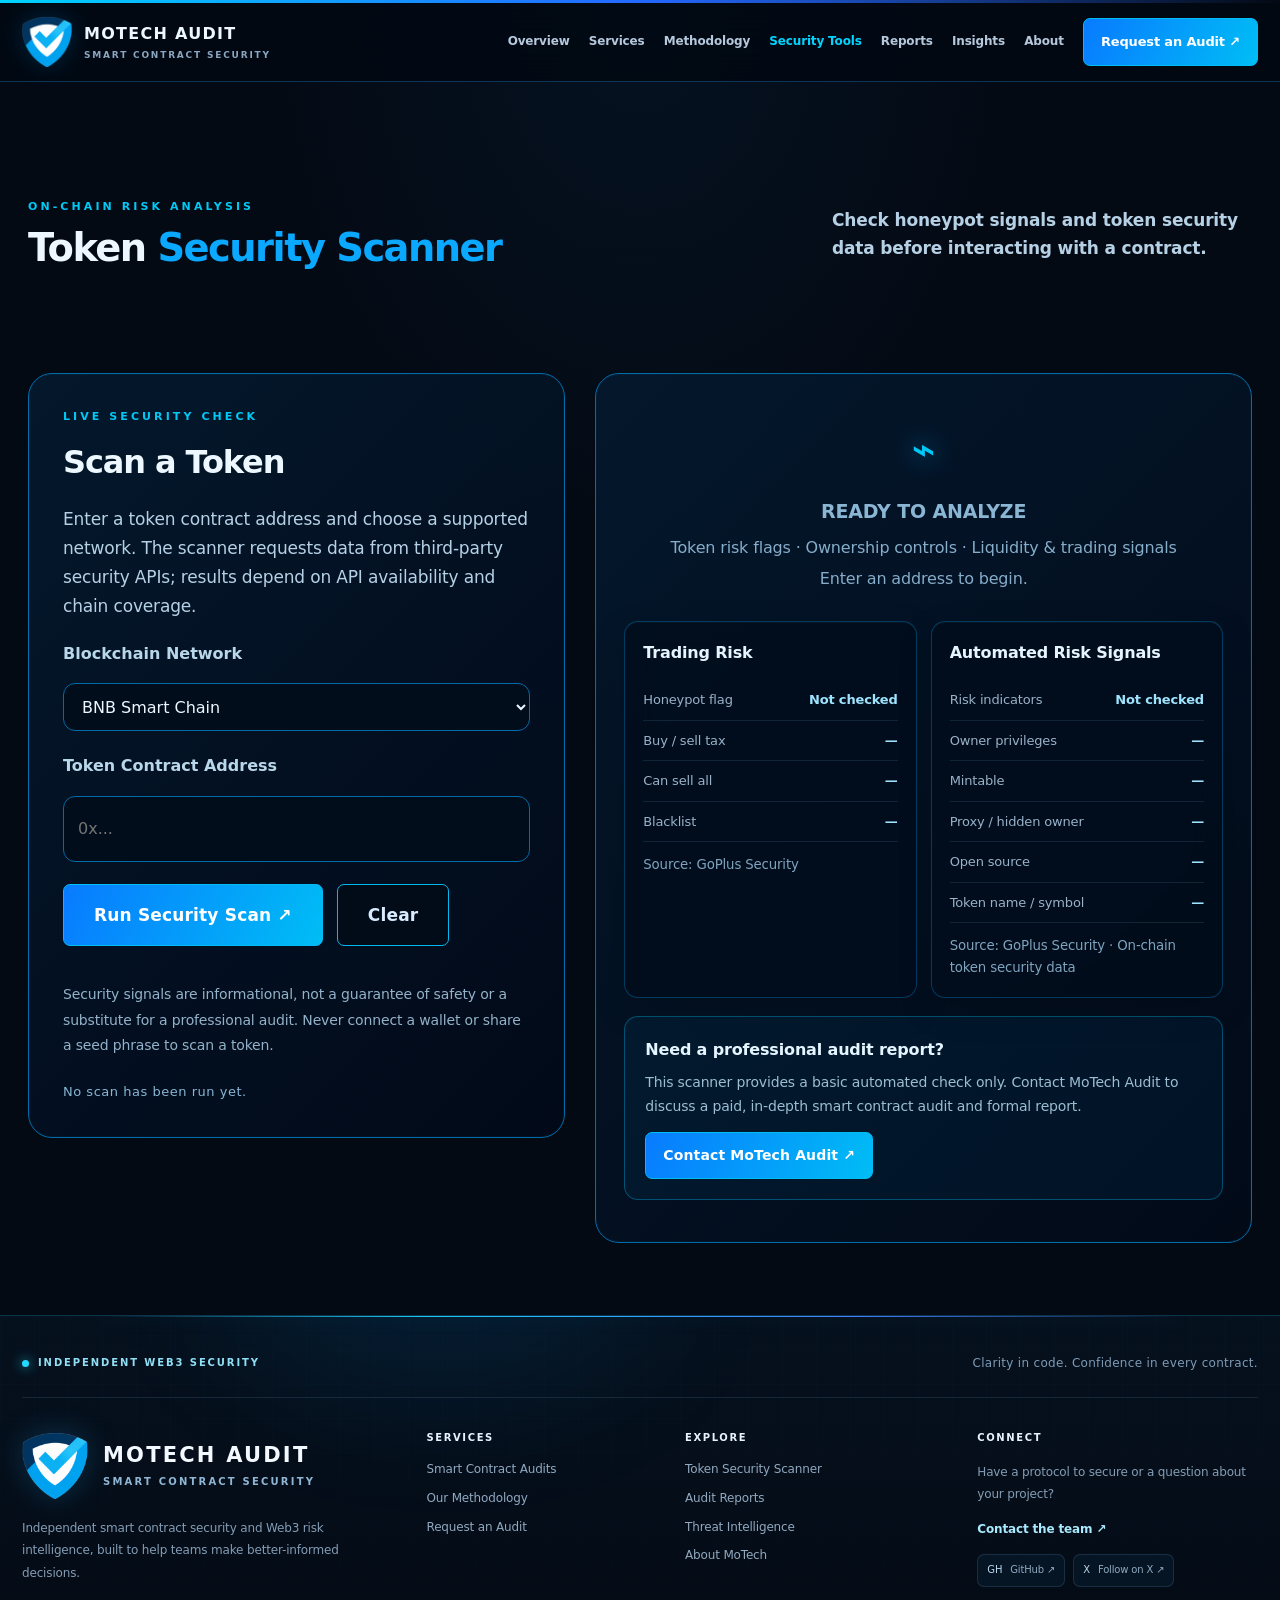
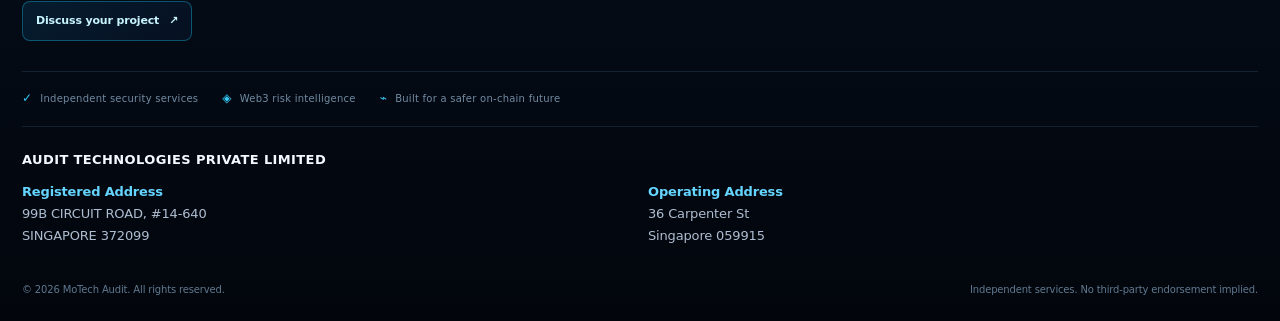
<file: scanner.html>
<!doctype html><html lang="en"><head><meta charset="utf-8"><meta name="viewport" content="width=device-width, initial-scale=1"><meta name="theme-color" content="#050c18"><meta name="description" content="MoTech Audit smart contract security, token risk analysis and Web3 security intelligence."><title>Security Tools | MoTech Audit</title><link rel="stylesheet" href="assets/site.css"></head><body><div class="topline"></div><header><div class="wrap nav"><a class="brand" href="index.html"><img src="assets/logo.png" alt="MoTech Audit logo"><span>MOTECH AUDIT<small>SMART CONTRACT SECURITY</small></span></a><button class="mobile-menu-toggle" type="button" aria-label="Open navigation menu" aria-expanded="false" aria-controls="site-navigation"><span class="menu-icon" aria-hidden="true"><i></i><i></i><i></i></span><span class="menu-label">Menu</span></button><nav class="links" id="site-navigation"><a class="" href="index.html">Overview</a><a class="" href="services.html">Services</a><a class="" href="process.html">Methodology</a><a class="active" href="scanner.html">Security Tools</a><a class="" href="reports.html">Reports</a><a class="" href="insights.html">Insights</a><a class="" href="about.html">About</a><a class="nav-cta" href="contact.html">Request an Audit ↗</a></nav></div></header><main class="token-scanner-page">
<section class="scanner-heading"><div><div class="eyebrow">ON-CHAIN RISK ANALYSIS</div><h1>Token <span>Security Scanner</span></h1></div><p>Check honeypot signals and token security data before interacting with a contract.</p></section>
<div class="scanner-layout">
<section class="scanner-entry">
<div class="eyebrow">LIVE SECURITY CHECK</div><h2>Scan a Token</h2>
<p class="scanner-copy">Enter a token contract address and choose a supported network. The scanner requests data from third-party security APIs; results depend on API availability and chain coverage.</p>
<div class="field"><label for="chain">Blockchain Network</label><select id="chain"><option value="56">BNB Smart Chain</option><option value="1">Ethereum</option><option value="8453">Base</option></select></div>
<div class="field"><label for="address">Token Contract Address</label><input id="address" placeholder="0x..." autocomplete="off"></div>
<div class="scanner-actions"><button class="btn" id="scan">Run Security Scan ↗</button><button class="btn secondary" id="clear-scan" type="button">Clear</button></div>
<p class="scanner-disclaimer">Security signals are informational, not a guarantee of safety or a substitute for a professional audit. Never connect a wallet or share a seed phrase to scan a token.</p>
<div id="status" class="status" role="status">No scan has been run yet.</div>
</section>
<section class="scanner-results" id="scanner-results" aria-live="polite">
<div class="scanner-ready-mark">⌁</div><h3 id="result-title">READY TO ANALYZE</h3>
<p id="result-summary">Token risk flags · Ownership controls · Liquidity & trading signals</p>
<p id="result-prompt">Enter an address to begin.</p>
<div class="scanner-result-grid">
<article class="result"><h4>Trading Risk</h4><div class="resultrow"><span>Honeypot flag</span><strong id="hp">Not checked</strong></div><div class="resultrow"><span>Buy / sell tax</span><strong id="tax">—</strong></div><div class="resultrow"><span>Can sell all</span><strong id="sellall">—</strong></div><div class="resultrow"><span>Blacklist</span><strong id="blacklist">—</strong></div><small>Source: GoPlus Security</small></article>
<article class="result"><h4>Automated Risk Signals</h4><div class="resultrow"><span>Risk indicators</span><strong id="gp">Not checked</strong></div><div class="resultrow"><span>Owner privileges</span><strong id="perm">—</strong></div><div class="resultrow"><span>Mintable</span><strong id="mintable">—</strong></div><div class="resultrow"><span>Proxy / hidden owner</span><strong id="proxy">—</strong></div><div class="resultrow"><span>Open source</span><strong id="source">—</strong></div><div class="resultrow"><span>Token name / symbol</span><strong id="tokenname">—</strong></div><small>Source: GoPlus Security · On-chain token security data</small></article>
</div>
<div class="scanner-audit-cta" id="scanner-audit-cta"><strong>Need a professional audit report?</strong><p>This scanner provides a basic automated check only. Contact MoTech Audit to discuss a paid, in-depth smart contract audit and formal report.</p><a class="btn" href="contact.html">Contact MoTech Audit ↗</a></div>
</section>
</div></main>
<style>
.token-scanner-page{max-width:1600px;margin:0 auto;padding:44px 28px 72px}.scanner-heading{display:flex;justify-content:space-between;align-items:center;gap:36px;margin-bottom:32px}.scanner-heading .eyebrow,.scanner-entry>.eyebrow{color:#00c9f5;font-weight:800;letter-spacing:.28em}.scanner-heading h1{font-size:clamp(32px,3vw,44px);line-height:1.12;margin:10px 0 0;letter-spacing:-.04em}.scanner-heading h1 span{color:#0aa8ff}.scanner-heading>p{max-width:420px;color:#b6d1e5;font-size:17px;font-weight:550;margin:0}.scanner-layout{display:grid;grid-template-columns:minmax(0,.9fr) minmax(0,1.1fr);gap:30px;align-items:start}.scanner-entry,.scanner-results{border:1px solid #006ca9;border-radius:24px;background:linear-gradient(135deg,rgba(4,24,45,.94),rgba(2,10,24,.97));box-shadow:inset 0 0 0 1px rgba(0,174,255,.04)}.scanner-entry{padding:34px;min-height:650px;display:flex;flex-direction:column}.scanner-entry h2{font-size:32px;letter-spacing:-.035em;margin:10px 0 16px}.scanner-copy{font-size:17px;line-height:1.7;color:#b6d1e5;margin:0 0 20px}.scanner-entry .field{margin:0 0 22px}.scanner-entry .field label{display:block;font-size:16px;font-weight:750;color:#b9d7ea;margin-bottom:9px;text-transform:none;letter-spacing:0}.scanner-entry select,.scanner-entry input{width:100%;min-height:48px;background:#020d1c;border:1px solid #006ba8;border-radius:12px;color:#edf7ff;padding:12px 14px;font:inherit}.scanner-entry input{min-height:66px;margin-top:1px}.scanner-actions{display:flex;gap:14px;align-items:center;margin-top:0}.scanner-actions .btn{min-height:62px;padding:0 30px;font-size:17px}.scanner-actions .secondary{background:#020b18;border:1px solid #00b9ef}.scanner-disclaimer{margin-top:auto;padding-top:36px;color:#93b2c9;font-size:14px;line-height:1.8}.scanner-entry .status{color:#89b6d3;font-size:13px;margin-top:10px}.scanner-results{min-height:442px;padding:42px 28px;display:flex;flex-direction:column;align-items:center;justify-content:center;text-align:center}.scanner-ready-mark{font-size:40px;color:#00c8f5;font-weight:900;text-shadow:0 0 24px #008fd8;margin-bottom:14px}.scanner-results>h3{font-size:19px;color:#8ab6d4;margin:0 0 6px}.scanner-results>p{color:#86adca;margin:3px 0;font-size:16px;line-height:1.55}.scanner-result-grid{display:grid;grid-template-columns:1fr 1fr;gap:14px;width:100%;margin-top:26px;text-align:left}.scanner-result-grid .result{border:1px solid rgba(0,147,220,.35);background:rgba(2,13,28,.8);border-radius:14px;padding:18px}.scanner-result-grid h4{margin:0 0 14px;color:#e5f5ff}.scanner-result-grid .resultrow{display:flex;justify-content:space-between;gap:10px;padding:9px 0;border-bottom:1px solid rgba(100,170,210,.15);font-size:13px}.scanner-result-grid .resultrow strong{color:#9fe4ff;text-align:right}.scanner-result-grid small{display:block;color:#7fa4be;margin-top:12px}.scanner-results:has(.scanner-result-grid) .scanner-result-grid{display:grid}.scanner-audit-cta{display:none;width:100%;margin-top:18px;border:1px solid rgba(0,190,245,.35);border-radius:14px;padding:20px;background:rgba(0,100,160,.1);text-align:left}.scanner-audit-cta strong{color:#e5f5ff}.scanner-audit-cta p{font-size:14px!important;color:#9cbdd2!important;margin:8px 0 14px!important}.scanner-audit-cta .btn{display:inline-flex;margin:0;padding:11px 17px;min-height:0;font-size:14px}.scanner-results:has(.scanner-result-grid) .scanner-audit-cta{display:block}
@media(max-width:850px){.token-scanner-page{padding:30px 18px 50px}.scanner-heading{align-items:flex-start;flex-direction:column;gap:12px}.scanner-layout{grid-template-columns:1fr}.scanner-entry{min-height:0;padding:25px}.scanner-results{min-height:340px;padding:30px 18px}.scanner-result-grid{grid-template-columns:1fr}.scanner-disclaimer{padding-top:28px}}
</style>
<script>
const $=id=>document.getElementById(id);const params=new URLSearchParams(location.search);if(params.get('chain'))$('chain').value=params.get('chain');if(params.get('address'))$('address').value=params.get('address');
const yn=v=>String(v)==='1'?'Yes / flagged':String(v)==='0'?'No flag':'Not provided';
$('scan').addEventListener('click',async()=>{const address=$('address').value.trim(),chain=$('chain').value;if(!/^0x[a-fA-F0-9]{40}$/.test(address)){ $('status').textContent='Enter a valid 0x EVM contract address.';return;} $('status').textContent='Requesting GoPlus Security data…';$('result-title').textContent='ANALYZING TOKEN';$('result-prompt').textContent='Checking available preliminary risk signals from GoPlus Security…';$('hp').textContent='Checking…';$('tax').textContent='—';$('gp').textContent='Checking…';$('perm').textContent='—';['sellall','blacklist','mintable','proxy','source','tokenname'].forEach(id=>$(id).textContent='—');
try{const r=await fetch('https://api.gopluslabs.io/api/v1/token_security/'+chain+'?contract_addresses='+encodeURIComponent(address));if(!r.ok)throw Error('GoPlus API returned '+r.status);const d=await r.json();const token=d?.result?.[address.toLowerCase()]||Object.values(d?.result||{})[0];if(!token)throw Error(d?.message||'No token result returned');const keys=['is_honeypot','cannot_sell_all','is_blacklisted','is_mintable','owner_change_balance','hidden_owner','is_proxy','is_open_source'];const risks=keys.filter(k=>String(token[k])==='1');$('hp').textContent=yn(token.is_honeypot);const buy=token.buy_tax,sell=token.sell_tax;$('tax').textContent=(buy!=null&&sell!=null)?(Number(buy)*100).toFixed(2)+'% / '+(Number(sell)*100).toFixed(2)+'%':(buy!=null&&sell!=null?buy+' / '+sell:'Not provided');$('sellall').textContent=yn(token.cannot_sell_all);$('blacklist').textContent=yn(token.is_blacklisted);$('gp').textContent=risks.length?risks.length+' flagged signal(s)':'No listed flags';$('perm').textContent=[String(token.owner_change_balance)==='1'?'Owner can change balance':null,String(token.hidden_owner)==='1'?'Hidden owner flagged':null].filter(Boolean).join('; ')||'No listed owner flags';$('mintable').textContent=yn(token.is_mintable);$('proxy').textContent='Proxy: '+yn(token.is_proxy)+'; hidden owner: '+yn(token.hidden_owner);$('source').textContent=yn(token.is_open_source);$('tokenname').textContent=[token.token_name,token.token_symbol].filter(Boolean).join(' / ')||'Not provided';$('result-title').textContent='BASIC TOKEN CHECK COMPLETE';$('result-prompt').textContent='These automated signals are a preliminary check, not a full audit. “Not provided” does not mean safe.';$('status').textContent='GoPlus Security report received for '+address+'. Updated '+new Date().toLocaleString()+'.';}
catch(e){$('result-title').textContent='REPORT UNAVAILABLE';$('result-prompt').textContent='GoPlus did not return usable data. Check the address, selected chain, API availability or rate limits, then try again.';$('status').textContent='Scan unavailable: '+e.message;['hp','gp'].forEach(id=>$(id).textContent='Unavailable');}}
);$('clear-scan').addEventListener('click',()=>{ $('address').value='';$('status').textContent='Cleared. Enter an address to begin.';$('result-title').textContent='READY TO ANALYZE';$('result-summary').textContent='Basic token risk screening · Preliminary signals only';$('result-prompt').textContent='Enter an address to begin.';['hp','gp'].forEach(id=>$(id).textContent='Not checked');['tax','perm','sellall','blacklist','mintable','proxy','source','tokenname'].forEach(id=>$(id).textContent='—');});
</script><footer class="footer premium-footer">
  <div class="footer-glow" aria-hidden="true"></div>
  <div class="wrap">
    <div class="footer-topline">
      <span class="footer-kicker"><span class="footer-live-dot"></span> INDEPENDENT WEB3 SECURITY</span>
      <span class="footer-top-note">Clarity in code. Confidence in every contract.</span>
    </div>
    <div class="premium-footgrid">
      <div class="footer-brand-col">
        <a class="brand footer-brand" href="index.html" aria-label="MoTech Audit home">
          <img src="assets/logo.png" alt="MoTech Audit logo">
          <span>MOTECH AUDIT<small>SMART CONTRACT SECURITY</small></span>
        </a>
        <p>Independent smart contract security and Web3 risk intelligence, built to help teams make better-informed decisions.</p>
        <a class="footer-contact-link" href="contact.html">Discuss your project <span aria-hidden="true">↗</span></a>
      </div>
      <div class="footer-link-col">
        <h4>Services</h4>
        <a href="services.html">Smart Contract Audits</a>
        <a href="process.html">Our Methodology</a>
        <a href="contact.html">Request an Audit</a>
      </div>
      <div class="footer-link-col">
        <h4>Explore</h4>
        <a href="scanner.html">Token Security Scanner</a>
        <a href="reports.html">Audit Reports</a>
        <a href="insights.html">Threat Intelligence</a>
        <a href="about.html">About MoTech</a>
      </div>
      <div class="footer-link-col footer-connect-col">
        <h4>Connect</h4>
        <p>Have a protocol to secure or a question about your project?</p>
        <a href="contact.html">Contact the team <span aria-hidden="true">↗</span></a>
        <div class="footer-socials">
          <a href="https://github.com/MotechAudit" target="_blank" rel="noreferrer" aria-label="GitHub">GH <span>GitHub ↗</span></a>
          <a href="https://x.com/MoTechAudit" target="_blank" rel="noreferrer" aria-label="X / Twitter">X <span>Follow on X ↗</span></a>
        </div>
      </div>
    </div>
    <div class="footer-trust-row">
      <span><i aria-hidden="true">✓</i> Independent security services</span>
      <span><i aria-hidden="true">◈</i> Web3 risk intelligence</span>
      <span><i aria-hidden="true">⌁</i> Built for a safer on-chain future</span>
    </div>
    <div class="footer-company-details" style="margin:22px 0 16px;color:#aebdd1;font-size:13px;line-height:1.7;">
      <div style="color:#f4f8ff;font-weight:700;letter-spacing:.03em;margin-bottom:10px;">AUDIT TECHNOLOGIES PRIVATE LIMITED</div>
      <div style="display:grid;grid-template-columns:repeat(auto-fit,minmax(210px,1fr));gap:16px;">
        <div><strong style="color:#65d5ff;">Registered Address</strong><div>99B CIRCUIT ROAD, #14-640<br>SINGAPORE 372099</div></div>
        <div><strong style="color:#65d5ff;">Operating Address</strong><div>36 Carpenter St<br>Singapore 059915</div></div>
      </div>
    </div>
    <div class="copyright premium-copyright">
      <span>© 2026 MoTech Audit. All rights reserved.</span>
      <span>Independent services. No third-party endorsement implied.</span>
    </div>
  </div>
</footer><script>
// Progressive scroll reveals; content remains visible if scripting is unavailable.
(()=>{document.documentElement.classList.add('reveal-ready');const targets='section,.card,.workspace-card,.panel,.scan-home,.ticker-shell,.page-intro,.result,.stat,.feature-img,.form-grid';document.querySelectorAll(targets).forEach((el,i)=>{if(el.closest('footer'))return;el.classList.add('reveal');});if(!('IntersectionObserver'in window)){document.querySelectorAll('.reveal').forEach(el=>el.classList.add('is-visible'));return;}const observer=new IntersectionObserver(entries=>entries.forEach(entry=>{if(entry.isIntersecting){entry.target.classList.add('is-visible');observer.unobserve(entry.target)}}),{threshold:.08,rootMargin:'0px 0px -35px 0px'});document.querySelectorAll('.reveal').forEach(el=>observer.observe(el));})();
</script>

<script>
/* Mobile navigation accessibility */
(function(){
  var toggle=document.querySelector('.mobile-menu-toggle');
  var menu=document.querySelector('#site-navigation');
  if(!toggle||!menu)return;
  function closeMenu(){menu.classList.remove('is-open');toggle.setAttribute('aria-expanded','false');toggle.setAttribute('aria-label','Open navigation menu');}
  toggle.addEventListener('click',function(){
    var open=!menu.classList.contains('is-open');
    menu.classList.toggle('is-open',open);
    toggle.setAttribute('aria-expanded',String(open));
    toggle.setAttribute('aria-label',open?'Close navigation menu':'Open navigation menu');
  });
  menu.querySelectorAll('a').forEach(function(link){link.addEventListener('click',closeMenu);});
  document.addEventListener('keydown',function(e){if(e.key==='Escape')closeMenu();});
  window.addEventListener('resize',function(){if(window.innerWidth>1000)closeMenu();});
})();
</script>
</body></html>
</file>
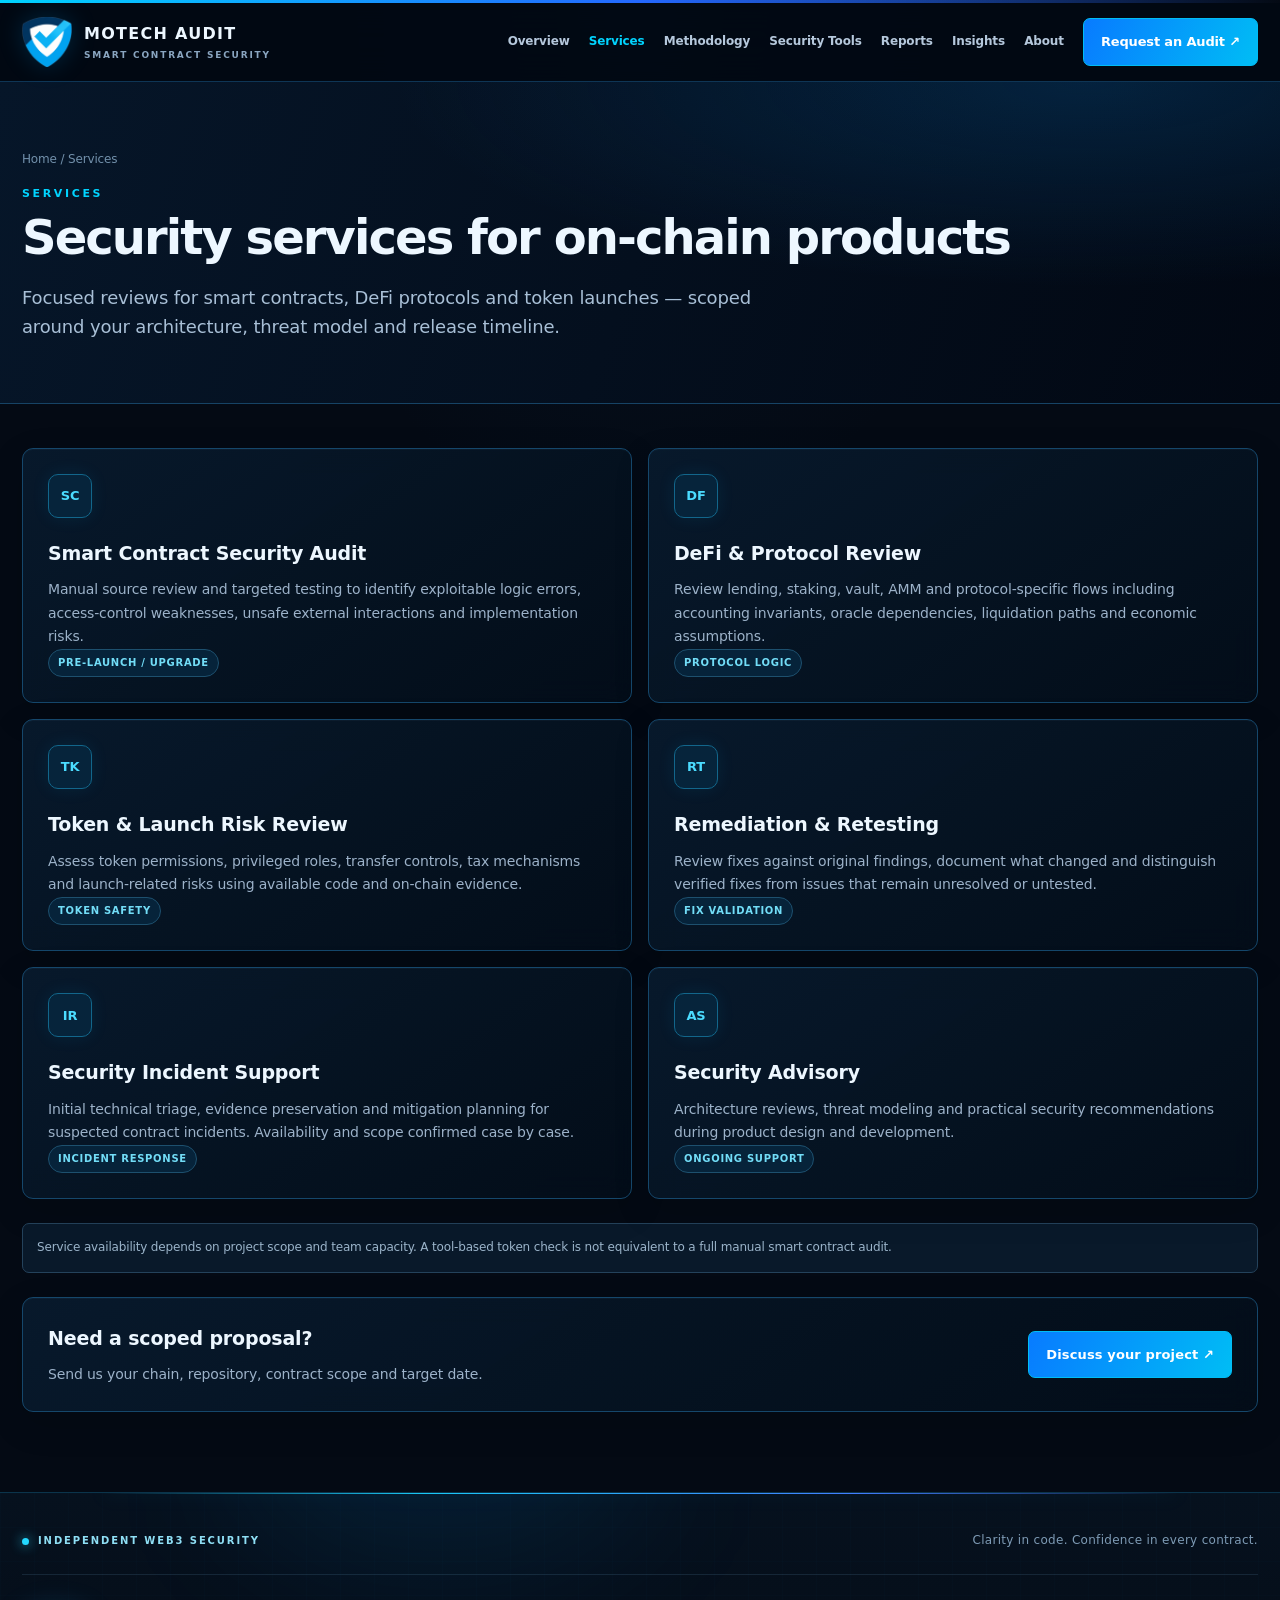
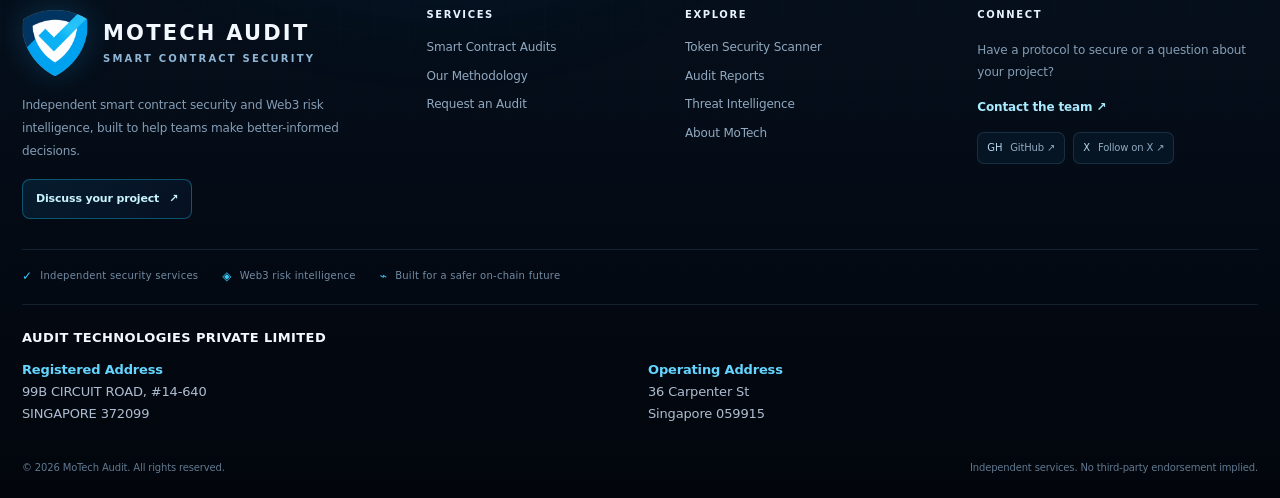
<file: services.html>
<!doctype html><html lang="en"><head><meta charset="utf-8"><meta name="viewport" content="width=device-width, initial-scale=1"><meta name="theme-color" content="#050c18"><meta name="description" content="MoTech Audit smart contract security, token risk analysis and Web3 security intelligence."><title>Services | MoTech Audit</title><link rel="stylesheet" href="assets/site.css"></head><body><div class="topline"></div><header><div class="wrap nav"><a class="brand" href="index.html"><img src="assets/logo.png" alt="MoTech Audit logo"><span>MOTECH AUDIT<small>SMART CONTRACT SECURITY</small></span></a><button class="mobile-menu-toggle" type="button" aria-label="Open navigation menu" aria-expanded="false" aria-controls="site-navigation"><span class="menu-icon" aria-hidden="true"><i></i><i></i><i></i></span><span class="menu-label">Menu</span></button><nav class="links" id="site-navigation"><a class="" href="index.html">Overview</a><a class="active" href="services.html">Services</a><a class="" href="process.html">Methodology</a><a class="" href="scanner.html">Security Tools</a><a class="" href="reports.html">Reports</a><a class="" href="insights.html">Insights</a><a class="" href="about.html">About</a><a class="nav-cta" href="contact.html">Request an Audit ↗</a></nav></div></header><div class="page-intro"><div class="wrap"><div class="crumb"><a href="index.html">Home</a> / Services</div><div class="eyebrow">Services</div><h1>Security services for on-chain products</h1><p class="lead">Focused reviews for smart contracts, DeFi protocols and token launches — scoped around your architecture, threat model and release timeline.</p></div></div><main class="content"><div class="wrap"><div class="grid two"><article class="card"><div class="iconbox">SC</div><h3>Smart Contract Security Audit</h3><p>Manual source review and targeted testing to identify exploitable logic errors, access-control weaknesses, unsafe external interactions and implementation risks.</p><span class="pill">PRE-LAUNCH / UPGRADE</span></article><article class="card" id="defi"><div class="iconbox">DF</div><h3>DeFi & Protocol Review</h3><p>Review lending, staking, vault, AMM and protocol-specific flows including accounting invariants, oracle dependencies, liquidation paths and economic assumptions.</p><span class="pill">PROTOCOL LOGIC</span></article><article class="card"><div class="iconbox">TK</div><h3>Token & Launch Risk Review</h3><p>Assess token permissions, privileged roles, transfer controls, tax mechanisms and launch-related risks using available code and on-chain evidence.</p><span class="pill">TOKEN SAFETY</span></article><article class="card"><div class="iconbox">RT</div><h3>Remediation & Retesting</h3><p>Review fixes against original findings, document what changed and distinguish verified fixes from issues that remain unresolved or untested.</p><span class="pill">FIX VALIDATION</span></article><article class="card" id="incident"><div class="iconbox">IR</div><h3>Security Incident Support</h3><p>Initial technical triage, evidence preservation and mitigation planning for suspected contract incidents. Availability and scope confirmed case by case.</p><span class="pill">INCIDENT RESPONSE</span></article><article class="card"><div class="iconbox">AS</div><h3>Security Advisory</h3><p>Architecture reviews, threat modeling and practical security recommendations during product design and development.</p><span class="pill">ONGOING SUPPORT</span></article></div><div style="margin-top:24px" class="notice">Service availability depends on project scope and team capacity. A tool-based token check is not equivalent to a full manual smart contract audit.</div><div class="card" style="margin-top:24px;display:flex;align-items:center;justify-content:space-between;gap:18px;flex-wrap:wrap"><div><h3>Need a scoped proposal?</h3><p>Send us your chain, repository, contract scope and target date.</p></div><a class="btn" href="contact.html">Discuss your project ↗</a></div></div></main><footer class="footer premium-footer">
  <div class="footer-glow" aria-hidden="true"></div>
  <div class="wrap">
    <div class="footer-topline">
      <span class="footer-kicker"><span class="footer-live-dot"></span> INDEPENDENT WEB3 SECURITY</span>
      <span class="footer-top-note">Clarity in code. Confidence in every contract.</span>
    </div>
    <div class="premium-footgrid">
      <div class="footer-brand-col">
        <a class="brand footer-brand" href="index.html" aria-label="MoTech Audit home">
          <img src="assets/logo.png" alt="MoTech Audit logo">
          <span>MOTECH AUDIT<small>SMART CONTRACT SECURITY</small></span>
        </a>
        <p>Independent smart contract security and Web3 risk intelligence, built to help teams make better-informed decisions.</p>
        <a class="footer-contact-link" href="contact.html">Discuss your project <span aria-hidden="true">↗</span></a>
      </div>
      <div class="footer-link-col">
        <h4>Services</h4>
        <a href="services.html">Smart Contract Audits</a>
        <a href="process.html">Our Methodology</a>
        <a href="contact.html">Request an Audit</a>
      </div>
      <div class="footer-link-col">
        <h4>Explore</h4>
        <a href="scanner.html">Token Security Scanner</a>
        <a href="reports.html">Audit Reports</a>
        <a href="insights.html">Threat Intelligence</a>
        <a href="about.html">About MoTech</a>
      </div>
      <div class="footer-link-col footer-connect-col">
        <h4>Connect</h4>
        <p>Have a protocol to secure or a question about your project?</p>
        <a href="contact.html">Contact the team <span aria-hidden="true">↗</span></a>
        <div class="footer-socials">
          <a href="https://github.com/MotechAudit" target="_blank" rel="noreferrer" aria-label="GitHub">GH <span>GitHub ↗</span></a>
          <a href="https://x.com/MoTechAudit" target="_blank" rel="noreferrer" aria-label="X / Twitter">X <span>Follow on X ↗</span></a>
        </div>
      </div>
    </div>
    <div class="footer-trust-row">
      <span><i aria-hidden="true">✓</i> Independent security services</span>
      <span><i aria-hidden="true">◈</i> Web3 risk intelligence</span>
      <span><i aria-hidden="true">⌁</i> Built for a safer on-chain future</span>
    </div>
    <div class="footer-company-details" style="margin:22px 0 16px;color:#aebdd1;font-size:13px;line-height:1.7;">
      <div style="color:#f4f8ff;font-weight:700;letter-spacing:.03em;margin-bottom:10px;">AUDIT TECHNOLOGIES PRIVATE LIMITED</div>
      <div style="display:grid;grid-template-columns:repeat(auto-fit,minmax(210px,1fr));gap:16px;">
        <div><strong style="color:#65d5ff;">Registered Address</strong><div>99B CIRCUIT ROAD, #14-640<br>SINGAPORE 372099</div></div>
        <div><strong style="color:#65d5ff;">Operating Address</strong><div>36 Carpenter St<br>Singapore 059915</div></div>
      </div>
    </div>
    <div class="copyright premium-copyright">
      <span>© 2026 MoTech Audit. All rights reserved.</span>
      <span>Independent services. No third-party endorsement implied.</span>
    </div>
  </div>
</footer><script>
// Progressive scroll reveals; content remains visible if scripting is unavailable.
(()=>{document.documentElement.classList.add('reveal-ready');const targets='section,.card,.workspace-card,.panel,.scan-home,.ticker-shell,.page-intro,.result,.stat,.feature-img,.form-grid';document.querySelectorAll(targets).forEach((el,i)=>{if(el.closest('footer'))return;el.classList.add('reveal');});if(!('IntersectionObserver'in window)){document.querySelectorAll('.reveal').forEach(el=>el.classList.add('is-visible'));return;}const observer=new IntersectionObserver(entries=>entries.forEach(entry=>{if(entry.isIntersecting){entry.target.classList.add('is-visible');observer.unobserve(entry.target)}}),{threshold:.08,rootMargin:'0px 0px -35px 0px'});document.querySelectorAll('.reveal').forEach(el=>observer.observe(el));})();
</script>

<script>
/* Mobile navigation accessibility */
(function(){
  var toggle=document.querySelector('.mobile-menu-toggle');
  var menu=document.querySelector('#site-navigation');
  if(!toggle||!menu)return;
  function closeMenu(){menu.classList.remove('is-open');toggle.setAttribute('aria-expanded','false');toggle.setAttribute('aria-label','Open navigation menu');}
  toggle.addEventListener('click',function(){
    var open=!menu.classList.contains('is-open');
    menu.classList.toggle('is-open',open);
    toggle.setAttribute('aria-expanded',String(open));
    toggle.setAttribute('aria-label',open?'Close navigation menu':'Open navigation menu');
  });
  menu.querySelectorAll('a').forEach(function(link){link.addEventListener('click',closeMenu);});
  document.addEventListener('keydown',function(e){if(e.key==='Escape')closeMenu();});
  window.addEventListener('resize',function(){if(window.innerWidth>1000)closeMenu();});
})();
</script>
</body></html>
</file>
<file: assets/site.css>
:root{--bg:#050c18;--panel:#0a1728;--panel2:#0d2035;--line:#18344f;--text:#eaf4ff;--muted:#91a9c2;--cyan:#15c9f5;--blue:#168bff;--green:#3ee0b2;--max:1240px}*{box-sizing:border-box}html{scroll-behavior:smooth}body{margin:0;background:var(--bg);color:var(--text);font:16px/1.65 Inter,ui-sans-serif,system-ui,-apple-system,Segoe UI,sans-serif}a{color:inherit;text-decoration:none}button,input,select,textarea{font:inherit}.wrap{width:min(var(--max),calc(100% - 44px));margin:auto}.topline{height:3px;background:linear-gradient(90deg,var(--cyan),#2468ff,transparent)}header{position:sticky;top:0;z-index:20;background:#050c18ed;backdrop-filter:blur(18px);border-bottom:1px solid #183047}.nav{height:82px;display:flex;align-items:center;justify-content:space-between;gap:24px}.brand{display:flex;align-items:center;gap:12px;font-weight:850;letter-spacing:.08em}.brand img{width:47px;height:47px;object-fit:contain}.brand small{display:block;font-size:9px;letter-spacing:.2em;color:#8aa6c1;font-weight:700}.links{display:flex;align-items:center;gap:23px;color:#b5c8dc;font-size:13px;font-weight:700}.links a:hover,.links a.active{color:var(--cyan)}.nav-cta,.btn{display:inline-flex;align-items:center;justify-content:center;gap:9px;padding:12px 17px;border:1px solid #1f9ac8;background:linear-gradient(120deg,#0879b8,#1051a4);border-radius:8px;color:white;font-size:13px;font-weight:800;box-shadow:0 8px 26px #008dd51c}.btn.secondary{background:#0a1829;border-color:#294761;color:#d9ebff;box-shadow:none}.btn:hover,.nav-cta:hover{filter:brightness(1.15);transform:translateY(-1px)}.mobile{display:none}.eyebrow{font-size:11px;letter-spacing:.23em;color:var(--cyan);font-weight:850;text-transform:uppercase}.hero{padding:78px 0 58px;position:relative;overflow:hidden;background:radial-gradient(ellipse at 80% 30%,#063e7455,transparent 40%),linear-gradient(180deg,#071426,#050c18)}.hero-grid{display:grid;grid-template-columns:1.03fr .97fr;align-items:center;gap:36px}.hero h1{font-size:clamp(42px,5.3vw,72px);line-height:1.04;letter-spacing:-.055em;margin:18px 0 22px;max-width:720px}.gradient{background:linear-gradient(90deg,#fff 10%,#72e1ff 56%,#278aff);color:transparent;background-clip:text}.lead{font-size:18px;color:#a8bfd6;max-width:640px}.actions{display:flex;gap:12px;flex-wrap:wrap;margin:28px 0}.hero-art{min-height:370px;background:linear-gradient(130deg,#07162a55,#081b30aa),url('assets/hero.png') center/cover;border:1px solid #19436a;border-radius:18px;box-shadow:0 30px 90px #00101f;position:relative}.art-label{position:absolute;bottom:18px;left:18px;right:18px;display:flex;justify-content:space-between;gap:12px;padding:13px 15px;background:#061120d9;border:1px solid #1a4260;border-radius:10px;font-size:11px;color:#b7d2eb}.art-label strong{color:var(--cyan)}.strip{border-block:1px solid #162d43;background:#071321}.strip-grid{display:grid;grid-template-columns:repeat(4,1fr)}.strip-item{padding:22px 20px;border-right:1px solid #162d43}.strip-item:last-child{border:0}.strip-item strong{display:block;font-size:13px}.strip-item span{font-size:12px;color:var(--muted)}section{padding:72px 0}.section-head{display:flex;align-items:end;justify-content:space-between;gap:24px;margin-bottom:28px}.section-head h2,.page-intro h1{margin:8px 0 0;font-size:clamp(30px,4vw,46px);line-height:1.12;letter-spacing:-.04em}.section-head p{color:var(--muted);max-width:480px;margin:0}.grid{display:grid;gap:16px}.grid.three{grid-template-columns:repeat(3,1fr)}.grid.two{grid-template-columns:repeat(2,1fr)}.card{background:linear-gradient(145deg,#0b1b2d,#081321);border:1px solid var(--line);border-radius:13px;padding:25px;min-width:0;transition:.2s}.card:hover{border-color:#1976a5;transform:translateY(-2px)}.iconbox{width:44px;height:44px;border-radius:10px;border:1px solid #12668b;background:#06243b;color:#4bdcff;display:grid;place-items:center;font-weight:900;font-size:13px;margin-bottom:20px}.card h3{margin:0 0 9px;font-size:19px}.card p{margin:0;color:#9cb2c9;font-size:14px}.card .more{display:inline-block;color:var(--cyan);font-size:13px;font-weight:800;margin-top:19px}.feature{display:grid;grid-template-columns:.9fr 1.1fr;gap:42px;align-items:center}.feature-img{min-height:360px;border:1px solid #16456a;border-radius:16px;background:url('assets/shield.jpg') center/cover}.checklist{display:grid;gap:14px;margin:22px 0}.check{display:flex;gap:12px;color:#b2c7dc}.check b{color:var(--green)}.page-intro{padding:65px 0 38px;background:radial-gradient(ellipse at 80% 0%,#07416a55,transparent 45%),#071221;border-bottom:1px solid #142d43}.page-intro .lead{max-width:790px}.crumb{font-size:12px;color:#7290ab;margin-bottom:15px}.content{padding:44px 0 80px}.two-col{display:grid;grid-template-columns:minmax(0,1fr) 300px;gap:24px}.sidebox{height:max-content;position:sticky;top:110px}.sidebox a{display:block;padding:10px 0;border-bottom:1px solid #193147;color:#9db5cc;font-size:13px}.sidebox a:hover{color:var(--cyan)}.form-grid{display:grid;grid-template-columns:1fr 1fr;gap:15px}.field{display:grid;gap:7px}.field.full{grid-column:1/-1}.field label{font-size:12px;color:#a7bfd6;font-weight:750}.field input,.field select,.field textarea{width:100%;background:#061120;border:1px solid #25435c;color:#eaf4ff;border-radius:8px;padding:12px 13px;outline:none}.field input:focus,.field select:focus,.field textarea:focus{border-color:var(--cyan)}.field textarea{min-height:130px;resize:vertical}.notice{border:1px solid #24425b;background:#09192a;border-radius:10px;padding:14px;color:#9bb4ca;font-size:12px}.pill{display:inline-block;border:1px solid #1d506e;color:#72ddf7;background:#06233a;border-radius:99px;padding:5px 9px;font-size:10px;font-weight:800;letter-spacing:.07em}.statrow{display:grid;grid-template-columns:repeat(3,1fr);gap:12px;margin:24px 0}.stat{padding:19px;background:#071625;border:1px solid #18354e;border-radius:10px}.stat strong{display:block;font-size:23px}.stat span{font-size:11px;color:var(--muted)}.scanner{display:grid;grid-template-columns:1fr 1fr;gap:16px}.result{background:#061321;border:1px solid #193d59;border-radius:12px;padding:22px}.result h3{margin:0 0 12px}.resultrow{display:flex;justify-content:space-between;gap:12px;padding:11px 0;border-bottom:1px solid #183047;font-size:13px}.resultrow span{color:#9ab2c9}.resultrow strong{color:#c5f7ff}.resultrow:last-child{border:0}.footer{border-top:1px solid #183047;background:#040a13;padding:44px 0 24px}.footgrid{display:grid;grid-template-columns:1.5fr 1fr 1fr 1fr;gap:28px}.footer p,.footer a{font-size:12px;color:#8fa8c0}.footer a{display:block;margin:7px 0}.footer h4{font-size:12px;margin:0 0 12px;color:#dbeaff}.copyright{border-top:1px solid #15283a;margin-top:30px;padding-top:17px;display:flex;justify-content:space-between;gap:15px;color:#66829c;font-size:11px}.status{font-size:12px;color:#9eb8cf;margin-top:12px}.menu-toggle{display:none}
@media(max-width:900px){.links{gap:12px}.links a:not(.nav-cta){display:none}.mobile{display:inline-flex}.hero-grid,.feature,.two-col{grid-template-columns:1fr}.hero-art{min-height:310px}.grid.three{grid-template-columns:repeat(2,1fr)}.footgrid{grid-template-columns:repeat(2,1fr)}.sidebox{position:static}.scanner{grid-template-columns:1fr}}
@media(max-width:600px){.wrap{width:min(100% - 28px,var(--max))}.nav{height:70px}.brand img{width:39px;height:39px}.brand{font-size:13px}.nav-cta{padding:10px 11px;font-size:11px}.hero{padding:52px 0 38px}.hero h1{font-size:43px}.lead{font-size:15px}.hero-art{min-height:240px}.strip-grid{grid-template-columns:repeat(2,1fr)}.strip-item:nth-child(2){border-right:0}.strip-item:nth-child(-n+2){border-bottom:1px solid #162d43}.section-head{display:block}.section-head p{margin-top:12px}.grid.three,.grid.two{grid-template-columns:1fr}section{padding:50px 0}.page-intro{padding:45px 0 30px}.form-grid{grid-template-columns:1fr}.field.full{grid-column:auto}.footgrid{grid-template-columns:1fr 1fr}.copyright{display:block}.statrow{grid-template-columns:1fr}.card{padding:21px}}


/* MoTech multi-page workspace redesign */
:root{--bg:#040a14;--panel:#081525;--panel2:#0b1d30;--line:#183650;--text:#eff7ff;--muted:#9bb1c7;--cyan:#19c8f5;--blue:#197dff;--green:#48dfb2;--max:1320px}
body{background:radial-gradient(ellipse at 75% 0%,#092543 0,transparent 32%),var(--bg)}
header{background:rgba(4,10,20,.94);border-bottom-color:#18334c}.nav{height:76px}.links{gap:17px;font-size:12px}.brand img{width:43px;height:43px}.nav-cta{border-radius:5px;background:#0b2740;border-color:#176b99}.hero{padding:48px 0 38px;background:linear-gradient(90deg,#050d19eF 0%,#050d19b8 46%,#06132666 100%),url('hero.png') center 43%/cover;border-bottom:1px solid #18344d}.hero-grid{grid-template-columns:1.08fr .92fr;min-height:370px}.hero h1{font-size:clamp(38px,4.3vw,61px);letter-spacing:-.045em}.hero-art{min-height:330px;background:linear-gradient(90deg,#06101b00,#06101b11),url('hero.png') 65% center/cover;border:1px solid #1a4e75;border-radius:6px;box-shadow:0 20px 60px #0007}.art-label{border-radius:4px}.status{letter-spacing:.06em;font-size:10px}.live-dot{display:inline-block;width:7px;height:7px;border-radius:50%;background:#42e1b0;box-shadow:0 0 12px #42e1b0;margin-right:7px}.status-divider{padding:0 9px;color:#41617b}.workspace{padding:36px 0 76px}.workspace-head{display:flex;align-items:end;justify-content:space-between;margin-bottom:19px}.workspace-head h2{font-size:26px;letter-spacing:-.03em;margin:4px 0 0}.workspace-note{font-size:12px;color:#7692ad}.workspace-grid{display:grid;grid-template-columns:repeat(3,1fr);gap:12px}.workspace-card{position:relative;min-height:205px;padding:23px;background:linear-gradient(145deg,#0b1b2d,#071321);border:1px solid #1a3852;border-radius:7px;transition:border-color .18s,transform .18s;overflow:hidden}.workspace-card:hover{border-color:#159dce;transform:translateY(-2px)}.w-number{position:absolute;right:18px;top:15px;font-size:11px;color:#55728e;letter-spacing:.12em}.w-icon{display:grid;place-items:center;width:36px;height:36px;border:1px solid #15577b;background:#062239;color:#47d7fa;font-size:19px;border-radius:5px;margin-bottom:16px}.workspace-card h3{font-size:17px;margin:0 0 7px}.workspace-card p{font-size:13px;line-height:1.55;color:#91a9c1;margin:0;max-width:340px}.workspace-card .more{display:block;font-size:12px;color:#24cafa;font-weight:800;margin-top:16px}.contact-card{background:linear-gradient(140deg,#0b2944,#081727);border-color:#1b5b80}.lower-grid{display:grid;grid-template-columns:1.25fr .75fr;gap:13px;margin-top:16px}.panel{background:#071321;border:1px solid #18364f;border-radius:7px;padding:23px}.panel-top{display:flex;justify-content:space-between;gap:15px;align-items:start}.panel-top h3,.panel h3{margin:5px 0 0;font-size:19px}.panel-top>a,.text-link{font-size:12px;color:var(--cyan);font-weight:800}.timeline{display:grid;grid-template-columns:repeat(3,1fr);gap:15px;margin-top:23px}.timeline>div{display:flex;gap:11px;border-top:1px solid #23415a;padding-top:14px}.timeline b{font-size:11px;color:#36d3fa}.timeline strong{display:block;font-size:12px}.timeline small{display:block;color:#89a3bb;font-size:11px;line-height:1.5;margin-top:5px}.muted{font-size:13px;color:#92abc3;line-height:1.7}.panel .text-link{display:inline-block;margin-top:10px}.page-intro{background:linear-gradient(115deg,#08182a,#06101d);border-bottom-color:#1a344b}.page-intro h1{font-size:clamp(34px,4vw,48px)}.card,.result,.stat,.notice{border-radius:7px}.btn{border-radius:5px}.footer{background:#030811}.footer .brand img{width:39px;height:39px}
@media(max-width:1000px){.links{gap:10px}.links a:not(.nav-cta){display:none}.workspace-grid{grid-template-columns:repeat(2,1fr)}.hero-grid{grid-template-columns:1fr 1fr}.lower-grid{grid-template-columns:1fr}.timeline{grid-template-columns:1fr}.timeline>div{padding-bottom:8px}}
@media(max-width:650px){.hero{padding:35px 0 28px}.hero-grid{grid-template-columns:1fr}.hero-art{min-height:210px}.workspace-head{display:block}.workspace-note{display:block;margin-top:8px}.workspace-grid{grid-template-columns:1fr}.workspace-card{min-height:180px}.panel-top{display:block}.panel-top>a{display:inline-block;margin-top:12px}.footgrid{grid-template-columns:1fr 1fr}}

/* 2026 premium command-center redesign */
:root{--bg:#030916;--panel:#07182b;--panel2:#0b2340;--line:#16436b;--text:#f2f8ff;--muted:#9cb8d3;--cyan:#20d7ff;--blue:#187cff;--max:1400px}
body{background:radial-gradient(ellipse at 70% -10%,#073b70 0,transparent 36%),#030916}header{background:rgba(3,9,22,.92);backdrop-filter:blur(18px);border-bottom:1px solid #153b5d}.nav{height:86px}.brand img{width:50px;height:50px}.links{gap:15px;font-size:12px}.links a{white-space:nowrap}.nav-cta{background:linear-gradient(120deg,#087fc1,#124caa);border-radius:5px}.hero{padding:55px 0 48px;background:linear-gradient(90deg,#030916 0%,#030916e8 32%,#03091666 67%,#03091633 100%),url('assets/hero.png') center/cover no-repeat;border-bottom:1px solid #194568}.hero-grid{grid-template-columns:1.12fr .88fr;min-height:410px}.hero-art{background:linear-gradient(90deg,#03101b00,#03101b00),url('assets/shield.jpg') center/cover;border:1px solid #1a5b8b;border-radius:10px;min-height:350px;box-shadow:0 20px 100px #0075ff22}.hero h1{font-size:clamp(46px,5.2vw,76px);text-shadow:0 8px 40px #000}.hero .lead{max-width:600px}.eyebrow{letter-spacing:.24em}.btn{border-radius:5px;letter-spacing:.01em}.workspace{padding:48px 0 70px}.workspace-head h2{font-size:32px}.workspace-grid{gap:15px}.workspace-card{min-height:215px;border-radius:9px;background:linear-gradient(145deg,#0a2037dd,#061323f5);border-color:#17466c;padding:25px}.workspace-card h3{font-size:19px}.workspace-card p{font-size:14px}.w-icon{width:42px;height:42px;border-radius:8px;box-shadow:inset 0 0 18px #00baff12}.panel{border-radius:9px;background:linear-gradient(145deg,#091c30,#061321)}.ticker{padding:0 0 28px;background:#030916}.ticker-shell{border:1px solid #16466c;border-radius:10px;overflow:hidden;background:linear-gradient(110deg,#061629,#071b31)}.ticker-head{display:flex;align-items:center;justify-content:space-between;padding:17px 20px;border-bottom:1px solid #153a58}.ticker-head h2{margin:0;font-size:18px}.ticker-head small{color:#8caac5}.ticker-grid{display:grid;grid-template-columns:repeat(5,1fr)}.coin{padding:18px 20px;border-right:1px solid #153a58}.coin:last-child{border:0}.coin-top{display:flex;justify-content:space-between;color:#9db7d0;font-size:12px}.coin strong{display:block;font-size:22px;margin:9px 0 3px;font-variant-numeric:tabular-nums}.coin .change{font-size:12px;font-weight:800}.positive{color:#45e3b0}.negative{color:#ff6f86}.ticker-note{padding:10px 20px;color:#7694af;font-size:11px;border-top:1px solid #153a58}.scan-home{display:grid;grid-template-columns:1fr auto;gap:22px;align-items:center;padding:26px;border:1px solid #17608b;border-radius:10px;background:radial-gradient(ellipse at 90% 0%,#064c7d55,transparent 55%),linear-gradient(120deg,#081a2c,#071426);margin-top:20px}.scan-home h3{font-size:24px;margin:6px 0}.scan-home p{margin:0;color:#9cb6ce;font-size:14px}.scan-home .actions{margin:0}.scan-home input,.scan-home select{background:#030d1b;border:1px solid #245276;color:#eef8ff;border-radius:5px;padding:12px}.scan-inputs{display:flex;gap:9px;margin-top:16px;flex-wrap:wrap}.scan-inputs input{min-width:280px;flex:1}.section-title{display:flex;justify-content:space-between;align-items:end;gap:20px;margin:0 0 20px}.section-title h2{margin:5px 0 0;font-size:30px}.section-title p{color:#8ea9c3;font-size:13px;max-width:430px}.footer{border-top:1px solid #173a57}.page-intro{background:linear-gradient(115deg,#07192b,#040b17);padding:68px 0 43px}.card{background:linear-gradient(145deg,#0a1c30,#061321);border-color:#19405f}.form-grid .btn{cursor:pointer}
@media(max-width:1000px){.nav{height:auto;min-height:78px;padding:10px 0}.links{gap:8px}.hero-grid{grid-template-columns:1fr}.hero-art{min-height:280px}.ticker-grid{grid-template-columns:repeat(3,1fr)}.coin:nth-child(3){border-right:0}.coin:nth-child(-n+3){border-bottom:1px solid #153a58}}
@media(max-width:650px){.hero{padding:38px 0 28px}.hero h1{font-size:44px}.ticker-grid{grid-template-columns:repeat(2,1fr)}.coin:nth-child(odd){border-right:1px solid #153a58}.coin:nth-child(even){border-right:0}.coin:nth-child(3){border-right:1px solid #153a58}.coin:nth-child(4){border-right:0}.coin:nth-child(5){grid-column:1/-1;border-right:0}.scan-home{grid-template-columns:1fr}.scan-home .actions{margin-top:15px}.section-title{display:block}.section-title p{margin-bottom:0}.links a:not(.nav-cta){display:none}}

/* Premium cinematic redesign: preserve original 3D shield and existing live tools */
:root{--bg:#020813;--panel:#06172a;--panel2:#09213a;--line:#10456d;--text:#edf7ff;--muted:#a0bdd6;--cyan:#00d4ff;--blue:#087dff}
body{background:radial-gradient(ellipse at 50% -15%,#0a2b4b 0%,#020813 48%);letter-spacing:-.01em}
header{background:rgba(2,8,19,.88);backdrop-filter:blur(22px);border-bottom:1px solid #0e3555}
.nav{height:78px}.brand img{filter:drop-shadow(0 0 12px #00aaff30)}.links{gap:clamp(10px,1.5vw,23px)}
.nav-cta,.btn{border-radius:7px;background:linear-gradient(115deg,#087bff,#00bdf5);border-color:#00bdf5;box-shadow:0 8px 30px #008eff26}
.btn.secondary{background:#06182b;border-color:#23618a}
.hero{padding:42px 0 38px;background:linear-gradient(90deg,#020813f7 0%,#031124d9 44%,#03112470 100%),url('hero.png') center/cover;isolation:isolate}
.hero:after{content:"";position:absolute;inset:auto 0 0;height:1px;background:linear-gradient(90deg,transparent,#00bfff,#164c9a,transparent);opacity:.85}
.hero-grid{grid-template-columns:.94fr 1.06fr;gap:28px;min-height:380px;position:relative;z-index:1}
.hero h1{font-size:clamp(43px,4.4vw,67px);line-height:1.01;max-width:680px;margin:15px 0 19px;text-shadow:0 8px 44px #000}
.hero .lead{font-size:17px;line-height:1.7;max-width:570px;color:#c0d5e8}
.hero-art{min-height:365px;position:relative;overflow:hidden;border-radius:12px;border:1px solid #12517d;background:linear-gradient(110deg,#031020b0,#051a30aa),url('hero.png') 68% center/cover;box-shadow:0 24px 90px #00132b,inset 0 0 60px #007dff13}
.hero-art:before{content:"";position:absolute;inset:0;background:radial-gradient(ellipse at 52% 62%,#008eff37,transparent 42%),linear-gradient(0deg,#020813a8,transparent 35%);z-index:0}
.hero-shield{position:absolute;z-index:1;width:min(75%,390px);height:auto;object-fit:contain;left:50%;top:45%;transform:translate(-50%,-50%);filter:drop-shadow(0 0 22px #008dff55) drop-shadow(0 22px 35px #0009)}
.art-label{z-index:2;backdrop-filter:blur(12px);background:#031020d9;border-color:#14517a;border-radius:7px}
.status{font-size:11px;letter-spacing:.04em}
.ticker{padding:0 0 28px;background:transparent}.ticker-shell{border:1px solid #11517e;border-radius:12px;background:linear-gradient(115deg,#06182b,#041123 55%,#071b30);box-shadow:0 20px 65px #0003}
.ticker-head{padding:19px 22px;background:linear-gradient(90deg,#09213a55,transparent)}.ticker-head h2{font-size:24px;letter-spacing:-.04em}
.ticker-grid{grid-template-columns:repeat(5,minmax(0,1fr))}.coin{position:relative;padding:20px 18px;min-width:0;background:linear-gradient(180deg,#07192b80,#03102044)}
.coin strong{font-size:clamp(18px,1.7vw,25px);letter-spacing:-.035em}.coin-top{font-size:12px}.coin-top b{color:#e5f4ff}
.workspace{padding:46px 0 70px;background:linear-gradient(180deg,#03102050,transparent)}.section-title h2{font-size:clamp(28px,3vw,38px);letter-spacing:-.045em}.section-title p{max-width:460px;font-size:14px;line-height:1.65}
.workspace-grid{gap:14px}.workspace-card{min-height:220px;padding:25px 24px;border-radius:10px;background:linear-gradient(145deg,#09213aeb,#041020f5);border-color:#12456c;box-shadow:inset 0 1px #ffffff08;transition:transform .22s,border-color .22s,box-shadow .22s}
.workspace-card:before{content:"";position:absolute;width:180px;height:180px;right:-80px;bottom:-95px;border-radius:50%;background:#008cff0c;filter:blur(3px)}
.workspace-card:hover{transform:translateY(-4px);border-color:#00bfff;box-shadow:0 18px 45px #001a3266}
.w-icon{width:43px;height:43px;border-radius:10px;background:linear-gradient(145deg,#063251,#05172b);border-color:#0e80b7;box-shadow:inset 0 0 18px #00baff12}
.workspace-card h3{font-size:19px;letter-spacing:-.025em}.workspace-card p{font-size:13px;color:#a5bfd7}
.scan-home{position:relative;overflow:hidden;margin-top:22px;padding:30px;border-radius:12px;border-color:#087bb4;background:radial-gradient(ellipse at 100% 0%,#006dba35,transparent 48%),linear-gradient(120deg,#071c31,#041020);box-shadow:0 22px 70px #0003}
.scan-home:after{content:"";position:absolute;right:-90px;top:-140px;width:330px;height:330px;border:1px solid #0b6b9a22;border-radius:50%;pointer-events:none}
.scan-home h3{font-size:28px;letter-spacing:-.04em}.scan-home p{max-width:660px;line-height:1.65}
.scan-inputs input,.scan-inputs select{border-radius:7px;border-color:#15517a;padding:13px 14px}
.lower-grid{gap:16px}.panel{border-radius:11px;border-color:#123f63;background:linear-gradient(145deg,#081c30,#041020);padding:24px}.panel h3{font-size:22px;letter-spacing:-.035em}
.footer{background:#020710;border-top-color:#12405f}.footgrid{padding-bottom:15px}
.page-intro{background:radial-gradient(ellipse at 85% 0%,#07508a55,transparent 45%),linear-gradient(110deg,#061629,#020813);border-bottom-color:#164365}
.card,.result{border-radius:11px;border-color:#15476b;background:linear-gradient(145deg,#081c30,#041020)}.card:hover{border-color:#00aee9;box-shadow:0 16px 40px #0003}
@media(max-width:1000px){.hero-grid{grid-template-columns:1fr}.hero-art{min-height:340px}.ticker-grid{grid-template-columns:repeat(3,minmax(0,1fr))}.coin:nth-child(3){border-right:0}.coin:nth-child(-n+3){border-bottom:1px solid #153a58}}
@media(max-width:650px){.hero{padding:32px 0 25px}.hero h1{font-size:43px}.hero-art{min-height:270px}.hero-shield{width:min(76%,270px)}.ticker-grid{grid-template-columns:repeat(2,minmax(0,1fr))}.workspace-grid{grid-template-columns:1fr}.scan-home{padding:22px}.scan-inputs input{min-width:100%}.links a:not(.nav-cta){display:none}}

/* Futuristic motion layer — keeps original MoTech 3D shield asset */
:root{--glow-cyan:rgba(21,201,245,.24);--glow-blue:rgba(22,139,255,.22)}
body{background-image:radial-gradient(ellipse at 14% 12%,rgba(0,122,255,.11),transparent 28%),radial-gradient(ellipse at 86% 42%,rgba(0,205,255,.07),transparent 30%),linear-gradient(rgba(15,114,175,.035) 1px,transparent 1px),linear-gradient(90deg,rgba(15,114,175,.035) 1px,transparent 1px);background-size:auto,auto,42px 42px,42px 42px;background-attachment:fixed}
.hero{isolation:isolate}.hero:before{content:"";position:absolute;inset:0;z-index:-1;pointer-events:none;background:linear-gradient(115deg,transparent 20%,rgba(0,179,255,.08) 50%,transparent 75%);background-size:220% 100%;animation:scanSweep 12s linear infinite}.hero:after{content:"";position:absolute;z-index:-1;width:420px;height:420px;right:5%;top:-20%;border-radius:50%;background:#007dff18;filter:blur(55px);pointer-events:none;animation:ambientPulse 6s ease-in-out infinite alternate}
.hero-art{overflow:hidden;isolation:isolate;box-shadow:0 25px 90px rgba(0,84,180,.19),inset 0 0 40px rgba(0,174,255,.07)}.hero-art:before{content:"";position:absolute;inset:0;z-index:0;pointer-events:none;background:linear-gradient(120deg,transparent 25%,rgba(49,211,255,.14) 48%,transparent 68%);background-size:230% 100%;animation:scanSweep 8s ease-in-out infinite}.hero-shield{position:absolute;z-index:1;left:50%;top:46%;width:min(74%,390px);max-height:88%;object-fit:contain;transform:translate(-50%,-50%);filter:drop-shadow(0 0 18px rgba(0,166,255,.42));animation:shieldFloat 6s ease-in-out infinite;transition:filter .4s}.hero-art:hover .hero-shield{filter:drop-shadow(0 0 30px rgba(0,204,255,.72))}.art-label{z-index:2;backdrop-filter:blur(16px);box-shadow:0 0 28px rgba(0,155,255,.08)}
.card,.workspace-card,.panel,.scan-home,.ticker-shell,.result,.stat{background:linear-gradient(145deg,rgba(9,29,49,.82),rgba(3,13,25,.9));backdrop-filter:blur(14px);box-shadow:inset 0 1px rgba(164,224,255,.035),0 12px 36px rgba(0,0,0,.13);transition:transform .28s ease,border-color .28s ease,box-shadow .28s ease}.card:hover,.workspace-card:hover{transform:translateY(-5px);border-color:#13baf3;box-shadow:0 15px 40px rgba(0,119,255,.14),inset 0 0 22px rgba(0,171,255,.035)}.workspace-card:after,.card:after{content:"";position:absolute;inset:0;border-radius:inherit;pointer-events:none;opacity:0;background:linear-gradient(125deg,transparent,rgba(0,187,255,.08),transparent);transition:opacity .3s}.workspace-card:hover:after,.card:hover:after{opacity:1}.workspace-card{isolation:isolate}.btn,.nav-cta{position:relative;overflow:hidden;transition:transform .22s ease,box-shadow .22s ease,border-color .22s ease,filter .22s ease;box-shadow:0 0 0 rgba(0,177,255,0)}.btn:before,.nav-cta:before{content:"";position:absolute;inset:0;transform:translateX(-130%);background:linear-gradient(105deg,transparent 25%,rgba(255,255,255,.23) 48%,transparent 70%);transition:transform .55s ease}.btn:hover,.nav-cta:hover{transform:translateY(-3px);box-shadow:0 8px 28px rgba(0,153,255,.24);border-color:#3cd8ff;filter:brightness(1.12)}.btn:hover:before,.nav-cta:hover:before{transform:translateX(130%)}.iconbox,.w-icon{box-shadow:0 0 18px rgba(0,174,255,.09);transition:box-shadow .25s,transform .25s}.card:hover .iconbox,.workspace-card:hover .w-icon{box-shadow:0 0 22px rgba(0,195,255,.24);transform:translateY(-2px)}.live-dot{animation:dotPulse 2s ease-in-out infinite}.ticker-shell{border-color:#164a70;box-shadow:0 18px 55px rgba(0,0,0,.18),inset 0 1px rgba(255,255,255,.035)}.coin{transition:background .2s}.coin:hover{background:rgba(0,140,255,.08)}
.reveal-ready .reveal{opacity:0;transform:translateY(18px);transition:opacity .65s ease,transform .65s cubic-bezier(.2,.7,.2,1)}.reveal-ready .reveal.is-visible{opacity:1;transform:translateY(0)}.reveal-ready .reveal:nth-child(2){transition-delay:70ms}.reveal-ready .reveal:nth-child(3){transition-delay:120ms}.reveal-ready .reveal:nth-child(4){transition-delay:170ms}
@keyframes shieldFloat{0%,100%{transform:translate(-50%,-48%)}50%{transform:translate(-50%,-53%)}}
@keyframes scanSweep{0%{background-position:180% 0}100%{background-position:-80% 0}}
@keyframes ambientPulse{from{opacity:.45;transform:scale(.9)}to{opacity:1;transform:scale(1.12)}}
@keyframes dotPulse{0%,100%{box-shadow:0 0 5px #42e1b0}50%{box-shadow:0 0 15px #42e1b0,0 0 25px #42e1b055}}
@media(prefers-reduced-motion:reduce){*,*:before,*:after{animation-duration:.01ms!important;animation-iteration-count:1!important;scroll-behavior:auto!important;transition-duration:.01ms!important}.reveal-ready .reveal{opacity:1;transform:none}}
@media(max-width:650px){body{background-size:auto,auto,30px 30px,30px 30px}.hero-art:after{opacity:.65}.hero-shield{width:min(72%,290px)}}


/* Final requested hero: original shield only, classic navy background, floating holographic cubes */
body{background-color:#040a14;background-image:radial-gradient(ellipse at 50% 0%,rgba(10,48,83,.22),transparent 42%);background-attachment:fixed}
.hero{background:linear-gradient(180deg,#06101f 0%,#040a14 100%);border-bottom:1px solid #132b42}
.hero:before{opacity:.35;background:linear-gradient(115deg,transparent 20%,rgba(0,179,255,.045) 50%,transparent 75%)}
.hero:after{right:10%;top:0;width:320px;height:320px;background:rgba(0,125,255,.10);filter:blur(70px)}
.hero-art{min-height:410px;position:relative;overflow:visible;border:0;border-radius:0;background:transparent;box-shadow:none;isolation:isolate}
.hero-art:before{content:"";position:absolute;inset:12% 4% 4%;z-index:-1;border-radius:50%;background:radial-gradient(ellipse,rgba(0,108,255,.13),rgba(0,170,255,.035) 38%,transparent 70%);filter:blur(12px);animation:ambientPulse 7s ease-in-out infinite alternate}
.hero-art:after{content:"";position:absolute;z-index:-1;left:18%;right:18%;bottom:7%;height:1px;background:linear-gradient(90deg,transparent,rgba(0,183,255,.5),transparent);box-shadow:0 0 20px rgba(0,150,255,.35)}
.hero-shield{position:absolute;z-index:2;left:50%;top:47%;width:min(82%,470px);max-height:100%;object-fit:contain;transform:translate(-50%,-50%);filter:drop-shadow(0 0 24px rgba(0,143,255,.48)) drop-shadow(0 18px 32px rgba(0,0,0,.45));animation:shieldFloat 6s ease-in-out infinite}
.float-cube{position:absolute;z-index:1;width:44px;height:44px;border:1px solid rgba(57,205,255,.68);background:linear-gradient(135deg,rgba(0,171,255,.13),rgba(15,68,137,.035));box-shadow:inset 0 0 18px rgba(0,174,255,.12),0 0 20px rgba(0,143,255,.12);transform:rotate(30deg) skew(-7deg,-7deg);backdrop-filter:blur(2px);animation:cubeDrift 8s ease-in-out infinite}
.float-cube:before,.float-cube:after{content:"";position:absolute;border:1px solid rgba(74,220,255,.45);inset:6px;transform:translate(7px,-7px)}
.float-cube:after{inset:0;transform:translate(13px,-13px);opacity:.38}
.cube-one{right:7%;top:18%;width:48px;height:48px;animation-delay:-1s}.cube-two{left:7%;top:32%;width:27px;height:27px;animation-delay:-4s}.cube-three{right:14%;bottom:19%;width:23px;height:23px;animation-delay:-2.5s}.cube-four{left:16%;bottom:17%;width:35px;height:35px;animation-delay:-5s}
.data-particle{position:absolute;z-index:1;width:4px;height:4px;border-radius:50%;background:#62e6ff;box-shadow:0 0 10px #00bfff,0 0 22px #008dff;animation:particleDrift 7s ease-in-out infinite}.particle-one{top:20%;left:23%}.particle-two{right:22%;top:64%;animation-delay:-3s}
@keyframes cubeDrift{0%,100%{translate:0 0;rotate:0deg;opacity:.68}50%{translate:0 -19px;rotate:8deg;opacity:1}}
@keyframes particleDrift{0%,100%{transform:translate(0,0);opacity:.35}50%{transform:translate(12px,-18px);opacity:1}}
@media(max-width:1000px){.hero-art{min-height:350px}.hero-shield{width:min(76%,420px)}}
@media(max-width:650px){.hero-art{min-height:280px}.hero-shield{width:min(76%,310px)}.cube-one{right:4%;top:15%}.cube-two{left:2%;top:28%}.cube-three{right:7%;bottom:14%}.cube-four{left:7%;bottom:12%}}

/* Premium Live Market Pulse — screenshot-inspired market cards */
.market-heading{display:flex;align-items:flex-end;justify-content:space-between;gap:24px;margin:0 0 26px;padding-top:2px}
.market-heading h2{font-size:clamp(28px,3vw,40px);letter-spacing:-.045em;margin:7px 0 0;color:#f2f8ff}
.market-heading h2 span{color:#08aef5}
.market-live{display:flex;align-items:center;gap:12px;color:#91b5d2;font-size:12px;font-weight:700;letter-spacing:.11em;padding-bottom:5px}
.market-live b{font-weight:700;color:#a9c7df}
.ticker{padding:0 0 32px;background:transparent}
.ticker-grid{display:grid;grid-template-columns:repeat(5,minmax(0,1fr));gap:16px}
.coin{position:relative;min-width:0;padding:22px 21px 18px;border:1px solid #07558c;border-radius:19px;background:linear-gradient(145deg,rgba(7,27,48,.98),rgba(3,14,29,.98) 72%);box-shadow:inset 0 1px rgba(109,204,255,.045),0 12px 30px rgba(0,0,0,.14);transition:transform .25s ease,border-color .25s ease,box-shadow .25s ease}
.coin:hover{transform:translateY(-4px);border-color:#078bd0;box-shadow:0 14px 38px rgba(0,130,255,.12),inset 0 0 22px rgba(0,174,255,.025);background:linear-gradient(145deg,rgba(8,34,59,.99),rgba(3,15,30,.99))}
.coin-top{display:flex;justify-content:space-between;align-items:center;gap:10px;color:#9dbbd4;font-size:13px}
.coin-identity{display:flex;align-items:center;gap:12px;min-width:0}
.coin-identity b{font-size:15px;color:#dcecff;white-space:nowrap}
.coin-icon{display:grid;place-items:center;width:42px;height:42px;flex:0 0 42px;border:1px solid #0873a9;border-radius:50%;color:#70e5ff;font-size:17px;font-weight:800;background:radial-gradient(circle at 30% 20%,#0b466b,#05223b 75%);box-shadow:inset 0 0 14px #00bfff12}
.coin-pair{font-size:12px;font-weight:700;color:#7298b9;white-space:nowrap}
.coin-price{display:block;margin:22px 0 7px;font-size:clamp(22px,1.65vw,31px);line-height:1.1;letter-spacing:-.045em;color:#f4f8ff;font-variant-numeric:tabular-nums;white-space:nowrap}
.coin-change-row{display:flex;align-items:center;gap:7px;min-height:20px}
.coin .change{font-size:14px;font-weight:800;font-variant-numeric:tabular-nums}
.coin .change-period{font-size:13px;color:#87a9c5}
.coin-bottom{display:flex;justify-content:space-between;align-items:flex-end;gap:7px;margin-top:19px;padding-top:15px;border-top:1px solid #123653}
.volume-block{display:flex;flex-direction:column;gap:3px;min-width:0}
.volume-block span{font-size:12px;color:#81a7c7}
.volume-block b{font-size:12px;color:#b7d8ef;font-weight:750;white-space:nowrap;font-variant-numeric:tabular-nums}
.sparkline{width:84px;height:32px;flex:0 0 84px;overflow:visible}
.sparkline path{fill:none;stroke:#ff648c;stroke-width:2.8;stroke-linecap:round;stroke-linejoin:round;vector-effect:non-scaling-stroke}
.coin:has(.positive) .sparkline path{stroke:#31e4b2}
.ticker-note{margin-top:15px;padding:0;border:0;color:#6e8ca7;font-size:11px;line-height:1.6}
@media(max-width:1100px){.ticker-grid{grid-template-columns:repeat(3,minmax(0,1fr))}.coin:nth-child(3){border-right:1px solid #07558c}.market-heading h2{font-size:34px}}
@media(max-width:720px){.market-heading{align-items:flex-start;flex-direction:column;gap:13px;margin-bottom:18px}.market-live{font-size:10px;letter-spacing:.07em}.ticker-grid{grid-template-columns:repeat(2,minmax(0,1fr));gap:10px}.coin{padding:15px 13px;border-radius:14px}.coin-icon{width:34px;height:34px;flex-basis:34px;font-size:14px}.coin-identity{gap:8px}.coin-identity b{font-size:13px}.coin-pair{font-size:10px}.coin-price{font-size:clamp(19px,5.1vw,25px);margin-top:18px}.coin .change{font-size:12px}.coin .change-period{font-size:11px}.coin-bottom{margin-top:14px;padding-top:12px}.volume-block span,.volume-block b{font-size:10px}.sparkline{width:54px;flex-basis:54px}.coin:last-child{grid-column:1/-1}.ticker-note{font-size:10px}}
@media(prefers-reduced-motion:reduce){.coin{transition:none}.coin:hover{transform:none}}

/* Refined Market Pulse heading and authentic coin marks */
.market-heading{padding-top:28px;margin-bottom:30px;align-items:flex-end}
.market-heading .eyebrow{display:inline-block;margin-bottom:11px;font-size:12px;letter-spacing:.29em;color:#51dfff;text-shadow:0 0 18px #00bfff25}
.market-heading h2{font-size:clamp(36px,4.1vw,54px);line-height:1.02;letter-spacing:-.055em;margin:0;font-weight:850}
.market-heading h2 span{background:linear-gradient(95deg,#66caff,#078fff 68%,#00d4ff);color:transparent;background-clip:text;-webkit-background-clip:text;text-shadow:none}
.coin-icon{overflow:hidden;padding:7px;background:#f5f8fc;border-color:#d7e7f5;box-shadow:0 0 0 3px #0a6da522,0 0 22px #00aaff12}
.coin-icon img{display:block;width:100%;height:100%;object-fit:contain}
.coin-fallback{display:none;color:#0b2440;font-size:17px;font-weight:900}
.coin:nth-child(1) .coin-icon{background:#f7931a;border-color:#f7931a}
.coin:nth-child(2) .coin-icon{background:#f3f5fa;border-color:#d8e0ed}
.coin:nth-child(3) .coin-icon{background:#f0b90b;border-color:#f0b90b}
.coin:nth-child(4) .coin-icon{background:#10151f;border-color:#5a4acb}
.coin:nth-child(5) .coin-icon{background:#fff;border-color:#dce6f2}
@media(max-width:1100px){.market-heading{padding-top:24px}.market-heading h2{font-size:clamp(34px,4vw,46px)}}
@media(max-width:720px){.market-heading{padding-top:18px;margin-bottom:19px}.market-heading .eyebrow{font-size:10px;letter-spacing:.22em;margin-bottom:9px}.market-heading h2{font-size:clamp(32px,8vw,42px)}.coin-icon{padding:6px}}

/* Minor polish: keep the Ethereum mark comfortably inside its circular badge. */
.coin:nth-child(2) .coin-icon img{width:72%;height:72%;object-fit:contain;}
/* Ensure the bright blue audit CTA always has high-contrast white lettering. */
.scanner-audit-cta .btn{color:#fff!important;-webkit-text-fill-color:#fff!important;}

/* Footer brand lockup: horizontal shield + wordmark, matching the updated reference */
.footer .footgrid > div:first-child > .brand {
  display: flex !important;
  flex-direction: row;
  align-items: center;
  justify-content: flex-start;
  gap: 18px;
  width: max-content;
  max-width: 100%;
  margin: 0 0 18px;
  color: #eaf4ff;
  letter-spacing: .1em;
  line-height: 1.2;
}
.footer .footgrid > div:first-child > .brand img {
  display: block;
  flex: 0 0 105px;
  width: 105px;
  height: 105px;
  object-fit: contain;
  margin: 0;
}
.footer .footgrid > div:first-child > .brand span {
  display: block;
  white-space: nowrap;
  font-size: 26px;
  font-weight: 900;
  letter-spacing: .095em;
  line-height: 1.25;
}
.footer .footgrid > div:first-child > .brand small {
  display: block;
  margin-top: 7px;
  color: #91abc4;
  font-size: 15px;
  font-weight: 800;
  letter-spacing: .24em;
  line-height: 1.35;
}
@media (max-width: 650px) {
  .footer .footgrid > div:first-child > .brand { gap: 12px; }
  .footer .footgrid > div:first-child > .brand img { flex-basis: 72px; width: 72px; height: 72px; }
  .footer .footgrid > div:first-child > .brand span { font-size: 18px; }
  .footer .footgrid > div:first-child > .brand small { font-size: 10px; letter-spacing: .17em; }
}


/* Premium MoTech footer — shared across all pages */
.premium-footer{position:relative;isolation:isolate;overflow:hidden;border-top:1px solid rgba(37,173,235,.28);background:linear-gradient(180deg,#06111e 0%,#030811 72%,#02060c 100%);padding:38px 0 22px}
.premium-footer:before{content:"";position:absolute;inset:0;z-index:-2;opacity:.19;background-image:linear-gradient(rgba(30,136,190,.12) 1px,transparent 1px),linear-gradient(90deg,rgba(30,136,190,.12) 1px,transparent 1px);background-size:34px 34px;mask-image:linear-gradient(to bottom,black,transparent 85%)}
.premium-footer:after{content:"";position:absolute;top:-150px;left:18%;width:420px;height:220px;border-radius:50%;background:rgba(0,154,255,.09);filter:blur(70px);z-index:-1;pointer-events:none}
.footer-glow{position:absolute;top:0;left:8%;right:8%;height:1px;background:linear-gradient(90deg,transparent,#19c8f5 30%,#427dff 70%,transparent);box-shadow:0 0 18px rgba(25,200,245,.35)}
.footer-topline{display:flex;align-items:center;justify-content:space-between;gap:18px;padding:0 0 23px;margin-bottom:28px;border-bottom:1px solid rgba(104,153,190,.17)}
.footer-kicker{display:flex;align-items:center;gap:9px;color:#8fdff5;font-size:10px;letter-spacing:.19em;font-weight:800}
.footer-live-dot{width:7px;height:7px;border-radius:50%;background:#24d8ff;box-shadow:0 0 12px rgba(36,216,255,.9)}
.footer-top-note{font-size:12px;color:#7e9bb5;letter-spacing:.025em}
.premium-footgrid{display:grid;grid-template-columns:1.65fr 1fr 1.15fr 1.25fr;gap:34px;padding-bottom:30px}
.footer-brand{display:inline-flex;align-items:center;gap:11px;text-decoration:none!important;margin:0 0 14px}
.footer-brand img{width:48px;height:48px;object-fit:contain;filter:drop-shadow(0 0 13px rgba(31,172,255,.19))}
.footer-brand span{font-size:14px;line-height:1.35;letter-spacing:.08em;color:#f4faff;font-weight:800}
.footer-brand small{display:block;margin-top:4px;font-size:8px;letter-spacing:.17em;color:#65bfe2;font-weight:700}
.footer-brand-col>p,.footer-connect-col>p{max-width:300px;color:#849db5;font-size:12px;line-height:1.85;margin:0 0 16px}
.footer-contact-link{display:inline-flex!important;align-items:center;gap:10px!important;margin:0!important;padding:10px 13px;border:1px solid rgba(25,200,245,.35);border-radius:8px;background:linear-gradient(135deg,rgba(16,117,177,.17),rgba(30,72,145,.1));color:#c8f4ff!important;font-size:11px!important;font-weight:700;transition:all .2s ease}
.footer-contact-link:hover{border-color:#19c8f5;background:rgba(25,200,245,.12);box-shadow:0 0 22px rgba(25,200,245,.1);transform:translateY(-1px)}
.footer-link-col h4{margin:4px 0 15px;color:#e7f3ff;font-size:10px;letter-spacing:.16em;text-transform:uppercase}
.footer-link-col>a{width:fit-content;margin:0 0 12px!important;color:#91a9c0!important;font-size:12px!important;line-height:1.4;text-decoration:none;transition:color .18s ease,transform .18s ease}
.footer-link-col>a:hover{color:#65ddff!important;transform:translateX(3px)}
.footer-connect-col>a{font-weight:700;color:#a9eaff!important}
.footer-socials{display:flex;gap:8px;margin-top:16px}
.footer-socials>a{display:flex;align-items:center;gap:8px;margin:0!important;padding:7px 9px;border:1px solid rgba(100,150,190,.2);border-radius:7px;color:#b9d7ed!important;font-size:10px!important;text-decoration:none;background:rgba(8,26,43,.7);transition:border-color .2s ease,background .2s ease}
.footer-socials>a:hover{border-color:rgba(25,200,245,.55);background:rgba(11,50,74,.7)}
.footer-socials>a:first-letter{font-weight:800;color:#5edcff}
.footer-socials span{color:#8fa9c0}
.footer-trust-row{display:flex;flex-wrap:wrap;gap:10px 24px;padding:17px 0;border-top:1px solid rgba(104,153,190,.17);border-bottom:1px solid rgba(104,153,190,.17)}
.footer-trust-row span{display:flex;align-items:center;gap:8px;color:#718ba3;font-size:10px;letter-spacing:.025em}
.footer-trust-row i{font-style:normal;color:#35c9f5;font-size:12px}
.premium-copyright{border:0!important;margin-top:0!important;padding-top:19px!important;color:#607990!important;font-size:10px!important}
.premium-copyright span:last-child{text-align:right}
@media(max-width:900px){.premium-footgrid{grid-template-columns:1.3fr 1fr;gap:28px 36px}.footer-brand-col{grid-row:span 1}}
@media(max-width:600px){.premium-footer{padding:30px 0 18px}.footer-topline{align-items:flex-start;flex-direction:column;gap:8px;padding-bottom:17px;margin-bottom:23px}.footer-top-note{font-size:11px}.premium-footgrid{grid-template-columns:1fr 1fr;gap:25px 18px;padding-bottom:24px}.footer-brand-col{grid-column:1/-1}.footer-brand-col>p{max-width:360px}.footer-brand img{width:43px;height:43px}.footer-link-col h4{margin-bottom:12px}.footer-link-col>a{font-size:11px!important;margin-bottom:11px!important}.footer-connect-col{grid-column:1/-1}.footer-connect-col>p{max-width:360px}.footer-trust-row{gap:10px 15px;padding:14px 0}.footer-trust-row span{font-size:9px}.premium-copyright{display:flex!important;flex-direction:column;gap:7px}.premium-copyright span:last-child{text-align:left}}
@media(prefers-reduced-motion:reduce){.footer-contact-link,.footer-link-col>a,.footer-socials>a{transition:none}}


/* Footer brand refinement: larger, bolder horizontal lockup */
.premium-footer .footer-brand{
  display:inline-flex;
  align-items:center;
  gap:15px;
  margin-bottom:18px;
}
.premium-footer .footer-brand img{
  width:66px;
  height:66px;
  flex:0 0 66px;
  object-fit:contain;
  filter:drop-shadow(0 0 15px rgba(31,172,255,.22));
}
.premium-footer .footer-brand span{
  color:#f4f8ff;
  font-size:21px;
  line-height:1.18;
  letter-spacing:.105em;
  font-weight:900;
  white-space:nowrap;
}
.premium-footer .footer-brand small{
  margin-top:7px;
  color:#8fb6d5;
  font-size:10px;
  line-height:1.35;
  letter-spacing:.22em;
  font-weight:800;
}
.premium-footer .footer-brand-col>p{
  max-width:340px;
  font-size:12px;
  line-height:1.9;
}
@media(max-width:600px){
  .premium-footer .footer-brand{gap:12px}
  .premium-footer .footer-brand img{width:56px;height:56px;flex-basis:56px}
  .premium-footer .footer-brand span{font-size:17px;letter-spacing:.075em}
  .premium-footer .footer-brand small{font-size:8px;letter-spacing:.15em;margin-top:6px}
}
@media(max-width:360px){
  .premium-footer .footer-brand img{width:48px;height:48px;flex-basis:48px}
  .premium-footer .footer-brand span{font-size:15px}
  .premium-footer .footer-brand small{font-size:7px}
}


/* Mobile usability pass v3 */
html { -webkit-text-size-adjust: 100%; scroll-padding-top: 88px; }
img,svg,video,canvas,iframe { max-width:100%; }
input,select,textarea,button { max-width:100%; }
a,button,input,select,textarea { touch-action: manipulation; }
button,a { -webkit-tap-highlight-color: rgba(25,200,245,.16); }
:focus-visible { outline: 2px solid #37d7ff; outline-offset: 3px; }
.mobile-menu-toggle {
  display:none; align-items:center; justify-content:center; gap:9px;
  min-width:44px; min-height:44px; padding:9px 12px;
  color:#eaf7ff; background:#071a2b; border:1px solid #24516f;
  border-radius:8px; font-size:13px; font-weight:800; cursor:pointer;
}
.mobile-menu-toggle .menu-icon { display:grid; gap:4px; width:17px; }
.mobile-menu-toggle .menu-icon i { display:block; height:2px; width:17px; border-radius:2px; background:#50dfff; }
@media(max-width:1000px) {
  header { position:sticky; }
  .nav { position:relative; gap:10px; }
  .mobile-menu-toggle { display:inline-flex; flex:0 0 auto; margin-left:auto; }
  .links {
    display:none; position:absolute; top:calc(100% - 1px); left:0; right:0;
    z-index:30; padding:12px; gap:4px; align-items:stretch; flex-direction:column;
    background:rgba(4,12,23,.98); border:1px solid #1a4564;
    border-radius:0 0 12px 12px; box-shadow:0 18px 36px rgba(0,0,0,.38);
    max-height:calc(100dvh - 100px); overflow-y:auto; overscroll-behavior:contain;
  }
  .links.is-open { display:flex; }
  .links a, .links a:not(.nav-cta) { display:flex; align-items:center; min-height:44px; padding:10px 12px; border-radius:7px; font-size:14px; }
  .links a:hover, .links a.active { background:rgba(25,200,245,.08); }
  .links .nav-cta { justify-content:center; margin-top:5px; white-space:normal; text-align:center; }
  .hero-grid { min-width:0; }
}
@media(max-width:650px) {
  html { scroll-padding-top:76px; }
  .wrap { width:calc(100% - 32px); }
  .nav { height:70px; }
  .brand { min-width:0; gap:8px; letter-spacing:.04em; }
  .brand img { width:36px; height:36px; flex:0 0 36px; }
  .brand span { font-size:12px; }
  .brand small { font-size:7px; letter-spacing:.12em; }
  .mobile-menu-toggle { padding:8px 10px; font-size:12px; }
  .hero h1 { font-size:clamp(34px,9vw,45px); overflow-wrap:anywhere; }
  .actions { align-items:stretch; }
  .actions .btn { flex:1 1 100%; min-height:46px; text-align:center; }
  .strip-item { padding:16px 12px; }
  .strip-item strong { font-size:12px; }
  .strip-item span { font-size:11px; }
  .home-scanner { padding:0 16px; }
  .home-scanner-entry h3 { font-size:clamp(24px,7vw,32px); }
  .home-scanner-actions { flex-direction:column; }
  .home-scanner-actions .btn { width:100%; justify-content:center; min-height:50px; }
  .scan-home-actions { flex-direction:column; align-items:stretch; }
  .scan-home-actions .btn { width:100%; min-height:48px; }
  .panel,.result { padding:18px; }
  .form-grid { gap:13px; }
  .field input,.field select,.field textarea { font-size:16px; min-height:46px; }
  .footer-socials { flex-wrap:wrap; }
  .premium-footgrid { gap:22px 14px; }
  .premium-footer .footer-brand { max-width:100%; }
  .premium-footer .footer-brand span { white-space:normal; overflow-wrap:anywhere; }
  .copyright { overflow-wrap:anywhere; }
  table { display:block; width:100%; overflow-x:auto; -webkit-overflow-scrolling:touch; }
}
@media(max-width:380px) {
  .wrap { width:calc(100% - 24px); }
  .brand span { font-size:11px; }
  .mobile-menu-toggle { gap:6px; padding:7px 8px; }
  .mobile-menu-toggle .menu-label { display:none; }
  .footgrid { grid-template-columns:1fr; }
  .premium-footgrid { grid-template-columns:1fr; }
  .premium-footgrid > div { grid-column:1/-1; }
  .statrow { grid-template-columns:1fr; }
}


/* Mobile market layout fixes: left-align heading and prevent symbol overlap */
@media (max-width: 720px) {
  .ticker .wrap { width: calc(100% - 28px); margin-inline: auto; }
  .market-heading { width: 100%; align-items: flex-start !important; text-align: left !important; }
  .market-heading > div { width: 100%; min-width: 0; text-align: left !important; }
  .market-heading .eyebrow { text-align: left; letter-spacing: .14em; overflow-wrap: anywhere; }
  .market-heading h2 { text-align: left; }
  .market-live { width: 100%; text-align: left; justify-content: flex-start; overflow-wrap: anywhere; }
  .ticker-grid { grid-template-columns: repeat(2, minmax(0, 1fr)); align-items: stretch; }
  .coin { min-width: 0; padding: 13px 11px; }
  .coin-top { display: flex; flex-direction: column; align-items: flex-start; justify-content: flex-start; gap: 7px; }
  .coin-identity { min-width: 0; width: 100%; gap: 7px; }
  .coin-identity b { white-space: normal; overflow-wrap: anywhere; font-size: 13px; line-height: 1.2; }
  .coin-pair { display: block; margin-left: 41px; white-space: nowrap; font-size: 10px; line-height: 1.2; }
  .coin-price { white-space: nowrap; font-size: clamp(17px, 4.4vw, 23px); }
  .volume-block { min-width: 0; }
  .volume-block b { display: block; overflow-wrap: anywhere; }
}
@media (max-width: 380px) {
  .ticker-grid { grid-template-columns: repeat(2, minmax(0, 1fr)); gap: 8px; }
  .coin { padding: 11px 9px; }
  .coin-icon { width: 30px; height: 30px; flex-basis: 30px; }
  .coin-pair { margin-left: 37px; font-size: 9px; }
  .coin-price { font-size: 17px; }
  .coin-bottom { gap: 4px; }
  .sparkline { width: 38px; flex-basis: 38px; }
}


/* Mobile brand and trust-line layout: keep words together and align cleanly. */
.hero-brandline{display:flex;flex-direction:column;align-items:flex-start;gap:5px;line-height:1.35;letter-spacing:.16em}
.hero-brandline .hero-brandname{color:#eaf5ff;letter-spacing:.18em}
.status{display:flex;align-items:flex-start;gap:10px;line-height:1.6}
.status-copy{display:inline;min-width:0}
.status-team{font-weight:800;letter-spacing:.08em}
.status-promise{color:#a8bfd6}
@media(max-width:600px){
  .hero-brandline{font-size:10px;letter-spacing:.11em;gap:4px;max-width:100%;overflow-wrap:anywhere}
  .hero-brandline .hero-brandname{font-size:11px;letter-spacing:.16em}
  .status{font-size:10px;gap:8px;align-items:flex-start}
  .status-copy{display:flex;flex-direction:column;align-items:flex-start;gap:3px;line-height:1.55}
  .status-divider{display:none}
  .status-team{font-size:10px;letter-spacing:.07em}
  .status-promise{font-size:11px;overflow-wrap:anywhere}
}
</file>
